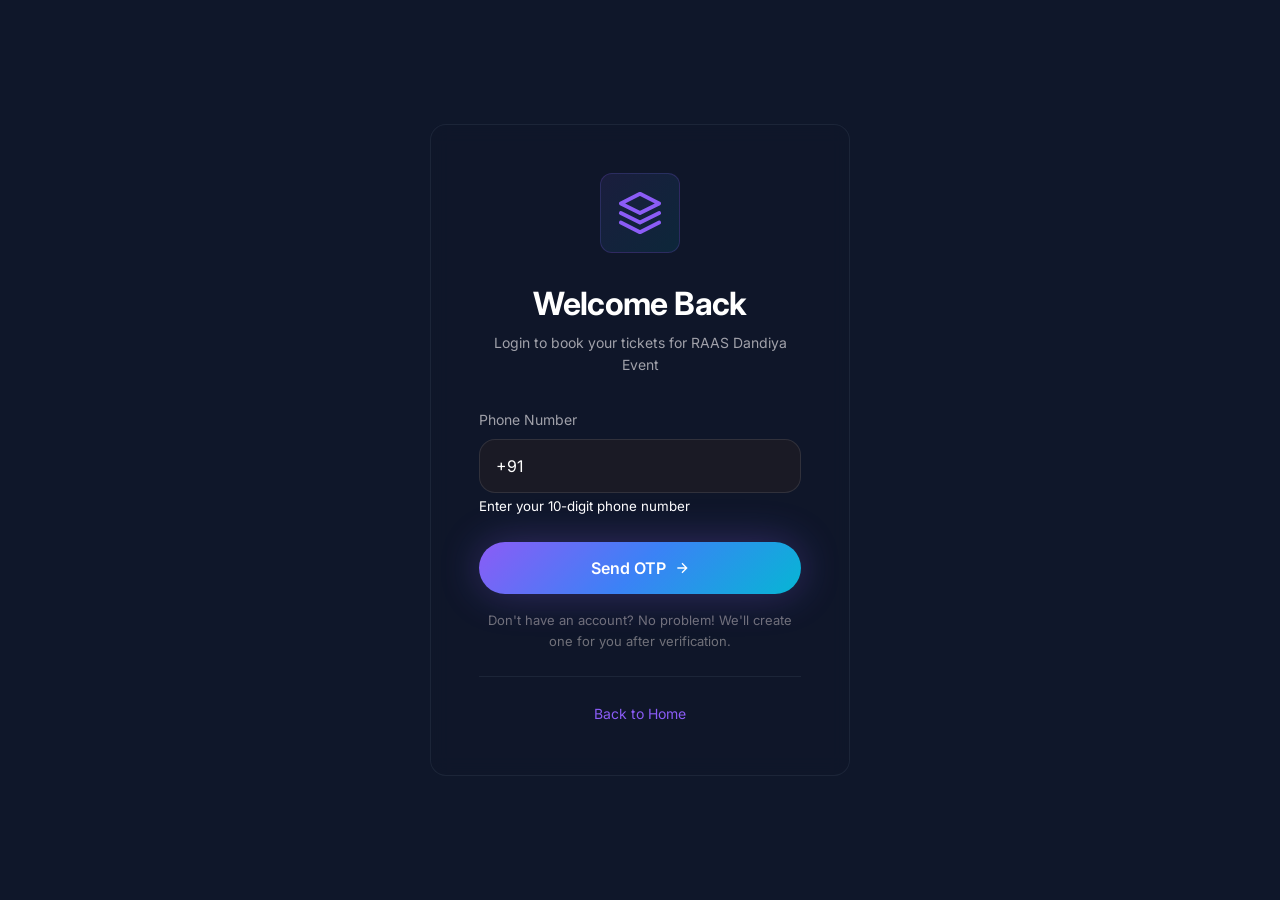
<file: login.html>
<!DOCTYPE html>
<html lang="en">
<head>
  <meta charset="UTF-8">
  <meta name="viewport" content="width=device-width, initial-scale=1.0">
  <title>Login - RAAS DANDIYA EVENT</title>
  <link rel="preconnect" href="https://fonts.googleapis.com">
  <link rel="preconnect" href="https://fonts.gstatic.com" crossorigin>
  <link href="https://fonts.googleapis.com/css2?family=Inter:wght@300;400;500;600;700;800;900&display=swap" rel="stylesheet">
  <link rel="stylesheet" href="styles.css">
</head>
<body>
  <!-- Animated Background -->
  <div class="animated-bg">
    <div class="orb orb-1"></div>
    <div class="orb orb-2"></div>
    <div class="orb orb-3"></div>
  </div>
  
  <!-- Particles -->
  <div class="particles" id="particles"></div>

  <!-- Main Container -->
  <div class="auth-container">
    <div class="auth-card">
      <!-- Logo -->
      <div class="auth-logo">
        <svg viewBox="0 0 24 24" fill="none" xmlns="http://www.w3.org/2000/svg">
          <path d="M12 2L2 7L12 12L22 7L12 2Z" stroke="url(#gradient1)" stroke-width="2" stroke-linecap="round" stroke-linejoin="round"/>
          <path d="M2 17L12 22L22 17" stroke="url(#gradient1)" stroke-width="2" stroke-linecap="round" stroke-linejoin="round"/>
          <path d="M2 12L12 17L22 12" stroke="url(#gradient1)" stroke-width="2" stroke-linecap="round" stroke-linejoin="round"/>
          <defs>
            <linearGradient id="gradient1" x1="2" y1="2" x2="22" y2="22">
              <stop stop-color="#8b5cf6"/>
              <stop offset="1" stop-color="#06b6d4"/>
            </linearGradient>
          </defs>
        </svg>
      </div>

      <!-- Title -->
      <h1 class="auth-title">Welcome Back</h1>
      <p class="auth-subtitle">Login to book your tickets for RAAS Dandiya Event</p>

      <!-- reCAPTCHA Container -->
      <div id="recaptcha-container"></div>

      <!-- Phase 1: Phone Number Input -->
      <div id="phase-1" class="auth-phase active">
        <div class="input-group">
          <label for="phoneInput">Phone Number</label>
          <input 
            type="tel" 
            id="phoneInput" 
            value="+91 "
            placeholder="+91 XXXXXXXXXX" 
            class="auth-input"
            maxlength="14"
          >
          <small class="text-muted">Enter your 10-digit phone number</small>
        </div>

        <button class="btn btn-primary w-full" id="sendOtpBtn" onclick="handleSendOTP()">
          Send OTP
          <svg width="16" height="16" viewBox="0 0 24 24" fill="none" stroke="currentColor" stroke-width="2">
            <path d="M5 12h14M12 5l7 7-7 7"/>
          </svg>
        </button>

        <p class="auth-footnote">
          Don't have an account? No problem! We'll create one for you after verification.
        </p>
      </div>

      <!-- Phase 2: OTP Verification -->
      <div id="phase-2" class="auth-phase" style="display: none;">
        <div style="text-align: center; margin-bottom: var(--space-lg);">
          <p class="text-muted">Verification code sent to</p>
          <p id="phoneDisplay" style="font-weight: 600; margin: 8px 0;">+91 98765 43210</p>
        </div>

        <div class="input-group">
          <label for="otpInput">Verification Code</label>
          <input 
            type="text" 
            id="otpInput" 
            placeholder="000000" 
            class="auth-input"
            maxlength="6"
            inputmode="numeric"
          >
          <small class="text-muted">Enter the 6-digit code</small>
        </div>

        <button class="btn btn-primary w-full" id="verifyOtpBtn" onclick="handleVerifyOTP()">
          Verify & Login
          <svg width="16" height="16" viewBox="0 0 24 24" fill="none" stroke="currentColor" stroke-width="2">
            <path d="M5 12h14M12 5l7 7-7 7"/>
          </svg>
        </button>

        <button class="btn btn-ghost w-full" style="margin-top: var(--space-md);" onclick="backToPhoneInput()">
          ← Change Phone Number
        </button>

        <p class="auth-footnote">
          <span id="resendTimer" style="display: none;">Resend in <span id="timerValue">30</span>s</span>
          <button id="resendBtn" class="link-button" onclick="handleResendOTP()" style="display: none;">Didn't receive? Resend OTP</button>
        </p>
      </div>

      <!-- Links -->
      <div class="auth-links">
        <a href="index.html" class="link-button">Back to Home</a>
      </div>
    </div>
  </div>

  <!-- Toast Container -->
  <div class="toast-container" id="toast-container"></div>

  <script type="module">
    // Import Firebase configuration (SINGLE initialization point)
    import { auth } from './firebase.js';
    
    // Import auth functions
    import * as Auth from './auth.js';
    window.Auth = Auth;

    // Initialize persistence and auth state listener
    Auth.initializePersistence();
    Auth.initializeAuthStateListener();

    // ================== PHONE VALIDATION ==================
    const phoneInput = document.getElementById('phoneInput');
    
    // Get clean phone number (10 digits only)
    function getCleanNumber() {
      return phoneInput.value.replace(/\D/g, '').slice(-10);
    }

    // Validate phone number format
    function isValidNumber(num) {
      // Accept any 10-digit number, let Firebase validate the actual phone
      return /^\d{10}$/.test(num);
    }

    // ================== PHONE INPUT HANDLING ==================
    phoneInput.addEventListener('input', (e) => {
      let value = e.target.value;

      // Always keep +91 prefix
      if (!value.startsWith('+91 ')) {
        value = '+91 ' + value.replace(/^\+91\s*/, '');
      }

      // Extract only numbers after +91
      let numberPart = value.replace('+91 ', '').replace(/[^0-9]/g, '').slice(0, 10);

      e.target.value = '+91 ' + numberPart;
    });

    // Prevent deleting the +91 prefix
    phoneInput.addEventListener('keydown', (e) => {
      if (phoneInput.selectionStart <= 4 && (e.key === 'Backspace' || e.key === 'Delete')) {
        e.preventDefault();
      }
    });

    // OTP auto-submit
    document.getElementById('otpInput').addEventListener('input', (e) => {
      e.target.value = e.target.value.replace(/\D/g, '').slice(0, 6);
      
      if (e.target.value.length === 6) {
        setTimeout(() => handleVerifyOTP(), 100);
      }
    });

    // ================== PREVENT ERROR SPAM ==================
    let isProcessing = false;
    let recaptchaReady = false;

    // Initialize reCAPTCHA after page load
    window.addEventListener('load', () => {
      try {
        window.recaptchaVerifier = new window.RecaptchaVerifier(
          auth,
          'recaptcha-container',
          { size: 'invisible' }
        );
        recaptchaReady = true;
        console.log('✓ reCAPTCHA initialized');
      } catch (err) {
        console.error('reCAPTCHA init error:', err);
      }
    });

    // Make functions global
    window.handleSendOTP = handleSendOTP;
    window.handleVerifyOTP = handleVerifyOTP;
    window.handleResendOTP = handleResendOTP;
    window.backToPhoneInput = backToPhoneInput;

    // ================== SEND OTP (NO SPAM) ==================
    async function handleSendOTP() {
      // CRITICAL: Prevent multiple clicks
      if (isProcessing) return;
      isProcessing = true;

      try {
        // Get clean phone number
        const cleanNumber = getCleanNumber();

        // Validate phone number
        if (!isValidNumber(cleanNumber)) {
          showToast('error', 'Invalid Phone', 'Please enter a valid 10-digit number (starting with 6-9)');
          isProcessing = false;
          return;
        }

        // Format for Firebase: +917738427824 (NO SPACES)
        const phoneNumber = '+91' + cleanNumber;

        const sendBtn = document.getElementById('sendOtpBtn');
        sendBtn.disabled = true;
        sendBtn.textContent = 'Sending...';

        // Check reCAPTCHA
        if (!recaptchaReady || !window.recaptchaVerifier) {
          throw new Error('reCAPTCHA not ready');
        }

        // Send OTP
        const result = await Auth.sendOTP(phoneNumber);

        if (result.success) {
          showToast('success', 'OTP Sent', 'Check your SMS for the verification code');
          document.getElementById('phoneDisplay').textContent = phoneNumber;
          showPhase(2);
          startResendTimer();
        } else {
          showToast('error', 'Failed', result.message);
        }

        sendBtn.disabled = false;
        sendBtn.innerHTML = `
          Send OTP
          <svg width="16" height="16" viewBox="0 0 24 24" fill="none" stroke="currentColor" stroke-width="2">
            <path d="M5 12h14M12 5l7 7-7 7"/>
          </svg>
        `;
      } catch (err) {
        console.error('Send OTP error:', err);
        showToast('error', 'Error', 'Failed to send OTP. Please try again.');
      } finally {
        isProcessing = false;
      }
    }

    // ================== VERIFY OTP ==================
    async function handleVerifyOTP() {
      // Prevent double submission
      if (isProcessing) return;
      isProcessing = true;

      try {
        const otpInput = document.getElementById('otpInput').value.trim();

        if (!otpInput || otpInput.length !== 6) {
          showToast('error', 'Invalid OTP', 'Please enter a 6-digit code');
          isProcessing = false;
          return;
        }

        const verifyBtn = document.getElementById('verifyOtpBtn');
        verifyBtn.disabled = true;
        verifyBtn.textContent = 'Verifying...';

        const result = await Auth.verifyOTP(otpInput);

        if (rRegular users always go to events.html
          console.log('✓ User login successful - Redirecting to events.html');
          
          setTimeout(() => {
            window.location.href = 'events.html'rectPage);
          
          setTimeout(() => {
            window.location.href = redirectPage;
          }, 1000);
        } else {
          showToast('error', 'Failed', result.message);
          verifyBtn.disabled = false;
          verifyBtn.innerHTML = `
            Verify & Login
            <svg width="16" height="16" viewBox="0 0 24 24" fill="none" stroke="currentColor" stroke-width="2">
              <path d="M5 12h14M12 5l7 7-7 7"/>
            </svg>
          `;
        }
      } catch (err) {
        console.error('Verify OTP error:', err);
        showToast('error', 'Error', 'Verification failed. Please try again.');
      } finally {
        isProcessing = false;
      }
    }

    // ================== RESEND OTP ==================
    async function handleResendOTP() {
      if (isProcessing) return;
      isProcessing = true;

      try {
        const cleanNumber = getCleanNumber();
        const phoneNumber = '+91' + cleanNumber;
        
        const result = await Auth.sendOTP(phoneNumber);

        if (result.success) {
          showToast('success', 'OTP Resent', 'Check your SMS');
          startResendTimer();
        } else {
          showToast('error', 'Failed', result.message);
        }
      } catch (err) {
        console.error('Resend OTP error:', err);
        showToast('error', 'Error', 'Failed to resend OTP');
      } finally {
        isProcessing = false;
      }
    }

    function backToPhoneInput() {
      if (isProcessing) return;
      document.getElementById('otpInput').value = '';
      showPhase(1);
      clearResendTimer();
    }

    function showPhase(phase) {
      document.getElementById('phase-1').style.display = phase === 1 ? 'block' : 'none';
      document.getElementById('phase-2').style.display = phase === 2 ? 'block' : 'none';

      if (phase === 2) {
        setTimeout(() => document.getElementById('otpInput').focus(), 100);
      } else {
        setTimeout(() => document.getElementById('phoneInput').focus(), 100);
      }
    }

    let resendTimer = null;
    function startResendTimer() {
      const resendBtn = document.getElementById('resendBtn');
      const timerDisplay = document.getElementById('resendTimer');
      const timerValue = document.getElementById('timerValue');
      
      resendBtn.style.display = 'none';
      timerDisplay.style.display = 'inline';
      
      let seconds = 30;
      timerValue.textContent = seconds;

      resendTimer = setInterval(() => {
        seconds--;
        timerValue.textContent = seconds;

        if (seconds === 0) {
          clearInterval(resendTimer);
          timerDisplay.style.display = 'none';
          resendBtn.style.display = 'inline';
        }
      }, 1000);
    }

    function clearResendTimer() {
      if (resendTimer) {
        clearInterval(resendTimer);
        document.getElementById('resendBtn').style.display = 'none';
        document.getElementById('resendTimer').style.display = 'none';
      }
    }

    // ================== TOAST NOTIFICATIONS ==================
    function showToast(type, title, message) {
      const container = document.getElementById('toast-container');
      const toast = document.createElement('div');
      const bgColor = type === 'success' ? 'rgba(16, 185, 129, 0.1)' : type === 'error' ? 'rgba(239, 68, 68, 0.1)' : 'rgba(59, 130, 246, 0.1)';
      const borderColor = type === 'success' ? '#10b981' : type === 'error' ? '#ef4444' : '#3b82f6';
      const textColor = type === 'success' ? '#10b981' : type === 'error' ? '#ef4444' : '#3b82f6';

      toast.style.cssText = `
        background: ${bgColor};
        border-left: 4px solid ${borderColor};
        padding: 16px;
        border-radius: 8px;
        margin-bottom: 12px;
        animation: slideIn 0.3s ease;
      `;

      toast.innerHTML = `
        <div style="color: ${textColor}; font-weight: 600; margin-bottom: 4px;">${title}</div>
        <div style="color: var(--text-muted); font-size: 0.875rem;">${message}</div>
      `;

      container.appendChild(toast);
      setTimeout(() => toast.remove(), 4000);
    }

    // ================== PARTICLES ==================
    function initParticles() {
      const container = document.getElementById('particles');
      if (!container) return;

      for (let i = 0; i < 30; i++) {
        const particle = document.createElement('div');
        particle.className = 'particle';
        particle.style.left = Math.random() * 100 + '%';
        particle.style.animationDelay = Math.random() * 20 + 's';
        particle.style.animationDuration = (15 + Math.random() * 10) + 's';
        container.appendChild(particle);
      }
    }

    initParticles();
  </script>

  <style>
    .auth-container {
      display: flex;
      align-items: center;
      justify-content: center;
      min-height: 100vh;
      padding: 20px;
    }

    .auth-card {
      background: rgba(15, 23, 42, 0.8);
      border: 1px solid rgba(148, 163, 184, 0.1);
      border-radius: 16px;
      padding: 48px;
      width: 100%;
      max-width: 420px;
      backdrop-filter: blur(10px);
    }

    .auth-logo {
      width: 80px;
      height: 80px;
      margin: 0 auto 32px;
      padding: 16px;
      background: linear-gradient(135deg, rgba(139, 92, 246, 0.1), rgba(6, 182, 212, 0.1));
      border-radius: 12px;
      border: 1px solid rgba(139, 92, 246, 0.2);
    }

    .auth-logo svg {
      width: 100%;
      height: 100%;
    }

    .auth-title {
      font-size: 32px;
      font-weight: 700;
      color: var(--text-primary);
      text-align: center;
      margin: 0 0 8px 0;
    }

    .auth-subtitle {
      font-size: 14px;
      color: var(--text-secondary);
      text-align: center;
      margin: 0 0 32px 0;
    }

    .auth-input {
      width: 100%;
      padding: 12px 16px;
      background: rgba(51, 65, 85, 0.5);
      border: 1px solid rgba(148, 163, 184, 0.2);
      border-radius: 8px;
      color: var(--text-primary);
      font-size: 16px;
      transition: all 0.3s ease;
    }

    .auth-input:focus {
      background: rgba(51, 65, 85, 0.8);
      border-color: rgba(139, 92, 246, 0.5);
      outline: none;
      box-shadow: 0 0 0 3px rgba(139, 92, 246, 0.1);
    }

    .auth-input::placeholder {
      color: rgba(148, 163, 184, 0.5);
    }

    .auth-phase {
      animation: fadeIn 0.3s ease;
    }

    .auth-footnote {
      font-size: 13px;
      color: var(--text-muted);
      text-align: center;
      margin-top: 16px;
      margin-bottom: 0;
    }

    .auth-links {
      text-align: center;
      margin-top: 24px;
      padding-top: 24px;
      border-top: 1px solid rgba(148, 163, 184, 0.1);
    }

    .link-button {
      background: none;
      border: none;
      color: rgba(139, 92, 246, 1);
      cursor: pointer;
      font-size: 14px;
      text-decoration: none;
      transition: color 0.3s ease;
    }

    .link-button:hover {
      color: rgba(6, 182, 212, 1);
      text-decoration: underline;
    }

    @keyframes slideIn {
      from {
        transform: translateX(-20px);
        opacity: 0;
      }
      to {
        transform: translateX(0);
        opacity: 1;
      }
    }

    @keyframes fadeIn {
      from { opacity: 0; }
      to { opacity: 1; }
    }

    @media (max-width: 480px) {
      .auth-card {
        padding: 32px 20px;
      }

      .auth-title {
        font-size: 24px;
      }
    }
  </style>
</body>
</html>
</file>
<file: styles.css>
/* ============================================
   NINJATICKETS - Premium Event Ticketing
   World-Class Design System
   ============================================ */

/* === FORCE VISIBILITY - WHITE SCREEN FIX === */
html, body {
  display: block !important;
  visibility: visible !important;
  opacity: 1 !important;
  width: 100%;
  height: 100%;
  min-height: 100vh;
  background: #0f172a !important;
  color: #ffffff !important;
}

#adminContainer, .admin-container, .container, .main, .app {
  display: block !important;
  visibility: visible !important;
  opacity: 1 !important;
}

.admin-tab, .tab-content, .section-header {
  display: block !important;
  visibility: visible !important;
  opacity: 1 !important;
}

/* === CSS Variables & Design Tokens === */
:root {
  /* Colors - Dark Theme */
  --bg-primary: #0a0a0f;
  --bg-secondary: #12121a;
  --bg-tertiary: #1a1a25;
  --bg-card: rgba(26, 26, 37, 0.7);
  
  /* Accent Colors */
  --accent-purple: #8b5cf6;
  --accent-blue: #3b82f6;
  --accent-cyan: #06b6d4;
  --accent-pink: #ec4899;
  --accent-green: #10b981;
  --accent-orange: #f97316;
  
  /* Gradients */
  --gradient-primary: linear-gradient(135deg, #8b5cf6 0%, #3b82f6 50%, #06b6d4 100%);
  --gradient-secondary: linear-gradient(135deg, #ec4899 0%, #8b5cf6 100%);
  --gradient-dark: linear-gradient(180deg, #0a0a0f 0%, #12121a 100%);
  --gradient-glow: linear-gradient(135deg, rgba(139, 92, 246, 0.3) 0%, rgba(59, 130, 246, 0.3) 100%);
  
  /* Text Colors */
  --text-primary: #ffffff;
  --text-secondary: #a1a1aa;
  --text-muted: #71717a;
  
  /* Glass Effect */
  --glass-bg: rgba(255, 255, 255, 0.05);
  --glass-border: rgba(255, 255, 255, 0.1);
  --glass-shadow: 0 8px 32px rgba(0, 0, 0, 0.3);
  
  /* Spacing */
  --space-xs: 0.25rem;
  --space-sm: 0.5rem;
  --space-md: 1rem;
  --space-lg: 1.5rem;
  --space-xl: 2rem;
  --space-2xl: 3rem;
  --space-3xl: 4rem;
  
  /* Border Radius */
  --radius-sm: 0.5rem;
  --radius-md: 0.75rem;
  --radius-lg: 1rem;
  --radius-xl: 1.5rem;
  --radius-2xl: 2rem;
  --radius-full: 9999px;
  
  /* Transitions */
  --transition-fast: 150ms ease;
  --transition-base: 250ms ease;
  --transition-slow: 400ms ease;
  --transition-spring: 500ms cubic-bezier(0.34, 1.56, 0.64, 1);
  
  /* Typography */
  --font-display: 'Inter', -apple-system, BlinkMacSystemFont, 'Segoe UI', Roboto, sans-serif;
  --font-body: 'Inter', -apple-system, BlinkMacSystemFont, 'Segoe UI', Roboto, sans-serif;
  
  /* Shadows */
  --shadow-sm: 0 2px 8px rgba(0, 0, 0, 0.2);
  --shadow-md: 0 4px 16px rgba(0, 0, 0, 0.3);
  --shadow-lg: 0 8px 32px rgba(0, 0, 0, 0.4);
  --shadow-glow: 0 0 40px rgba(139, 92, 246, 0.3);
  --shadow-glow-blue: 0 0 40px rgba(59, 130, 246, 0.3);
}

/* === Reset & Base Styles === */
*, *::before, *::after {
  margin: 0;
  padding: 0;
  box-sizing: border-box;
}

html {
  scroll-behavior: smooth;
  font-size: 16px;
}

body {
  font-family: var(--font-body);
  background: var(--bg-primary);
  color: var(--text-primary);
  line-height: 1.6;
  overflow-x: hidden;
  min-height: 100vh;
  margin: 0;
  padding: 0;
}

/* Global Responsive Media */
img, canvas, video, iframe {
  max-width: 100%;
  height: auto;
  display: block;
}

/* Text Overflow Prevention */
p, span, h1, h2, h3, h4, h5, h6 {
  word-break: break-word;
  overflow-wrap: break-word;
}

/* === Typography === */
h1, h2, h3, h4, h5, h6 {
  font-weight: 700;
  line-height: 1.2;
  letter-spacing: -0.02em;
}

h1 { font-size: clamp(2.5rem, 5vw, 4rem); }
h2 { font-size: clamp(2rem, 4vw, 3rem); }
h3 { font-size: clamp(1.5rem, 3vw, 2rem); }
h4 { font-size: clamp(1.25rem, 2vw, 1.5rem); }
h5 { font-size: 1.125rem; }
h6 { font-size: 1rem; }

p { 
  font-size: clamp(13px, 2.5vw, 16px);
  color: var(--text-secondary); 
}

a {
  color: inherit;
  text-decoration: none;
  transition: var(--transition-base);
}

/* === Animated Background === */
.animated-bg {
  position: fixed;
  top: 0;
  left: 0;
  width: 100%;
  height: 100%;
  z-index: -1;
  overflow: hidden;
}

.animated-bg::before {
  content: '';
  position: absolute;
  top: -50%;
  left: -50%;
  width: 200%;
  height: 200%;
  background: 
    radial-gradient(circle at 20% 80%, rgba(139, 92, 246, 0.15) 0%, transparent 50%),
    radial-gradient(circle at 80% 20%, rgba(59, 130, 246, 0.15) 0%, transparent 50%),
    radial-gradient(circle at 40% 40%, rgba(6, 182, 212, 0.1) 0%, transparent 40%);
  animation: bgPulse 20s ease-in-out infinite;
}

@keyframes bgPulse {
  0%, 100% { transform: translate(0, 0) rotate(0deg); }
  25% { transform: translate(-2%, 2%) rotate(1deg); }
  50% { transform: translate(2%, -2%) rotate(-1deg); }
  75% { transform: translate(-1%, 1%) rotate(0.5deg); }
}

/* Floating Orbs */
.orb {
  position: absolute;
  border-radius: 50%;
  filter: blur(60px);
  opacity: 0.5;
  animation: float 15s ease-in-out infinite;
}

.orb-1 {
  width: 400px;
  height: 400px;
  background: var(--accent-purple);
  top: 10%;
  left: 10%;
  animation-delay: 0s;
}

.orb-2 {
  width: 300px;
  height: 300px;
  background: var(--accent-blue);
  top: 60%;
  right: 10%;
  animation-delay: -5s;
}

.orb-3 {
  width: 250px;
  height: 250px;
  background: var(--accent-cyan);
  bottom: 20%;
  left: 30%;
  animation-delay: -10s;
}

@media (max-width: 768px) {
  .orb-1 {
    width: 200px;
    height: 200px;
    top: 5%;
    left: 5%;
  }
  
  .orb-2 {
    width: 150px;
    height: 150px;
    top: 50%;
    right: 5%;
  }
  
  .orb-3 {
    width: 120px;
    height: 120px;
    bottom: 10%;
    left: 10%;
  }
}

@keyframes float {
  0%, 100% { transform: translate(0, 0) scale(1); }
  25% { transform: translate(30px, -30px) scale(1.05); }
  50% { transform: translate(-20px, 20px) scale(0.95); }
  75% { transform: translate(20px, 30px) scale(1.02); }
}

/* === Particles === */
.particles {
  position: fixed;
  top: 0;
  left: 0;
  width: 100%;
  height: 100%;
  pointer-events: none;
  z-index: 0;
}

.particle {
  position: absolute;
  width: 2px;
  height: 2px;
  background: var(--accent-purple);
  border-radius: 50%;
  opacity: 0.5;
  animation: particleFloat 20s linear infinite;
}

@keyframes particleFloat {
  0% { transform: translateY(100vh) rotate(0deg); opacity: 0; }
  10% { opacity: 0.5; }
  90% { opacity: 0.5; }
  100% { transform: translateY(-100vh) rotate(720deg); opacity: 0; }
}

/* === Glass Card === */
.glass-card {
  width: 100%;
  max-width: 100%;
  padding: clamp(12px, 2vw, 20px);
  background: var(--glass-bg);
  backdrop-filter: blur(20px);
  -webkit-backdrop-filter: blur(20px);
  border: 1px solid var(--glass-border);
  border-radius: var(--radius-xl);
  box-shadow: var(--glass-shadow);
  transition: var(--transition-base);
  box-sizing: border-box;
}

.glass-card:hover {
  transform: translateY(-4px);
  border-color: rgba(139, 92, 246, 0.3);
  box-shadow: var(--shadow-glow);
}

/* === Buttons === */
.btn {
  display: inline-flex;
  align-items: center;
  justify-content: center;
  gap: var(--space-sm);
  padding: clamp(10px, 2vw, 16px) clamp(16px, 3vw, 24px);
  font-family: var(--font-body);
  font-size: clamp(14px, 2.5vw, 16px);
  font-weight: 600;
  border: none;
  border-radius: var(--radius-full);
  cursor: pointer;
  transition: var(--transition-base);
  position: relative;
  overflow: hidden;
  min-height: 48px;
  min-width: 48px;
  box-sizing: border-box;
}

@media (max-width: 768px) {
  .btn {
    width: 100%;
    max-width: 300px;
  }
}

@media (max-width: 768px) {
  .btn {
    padding: var(--space-md) var(--space-lg);
    font-size: 0.95rem;
    min-height: 44px;
  }
  
  .btn-lg {
    min-height: 50px;
    width: 100%;
  }
  
  .btn-sm {
    padding: var(--space-sm) var(--space-md);
    font-size: 0.85rem;
    min-height: 40px;
  }
}

.btn::before {
  content: '';
  position: absolute;
  top: 50%;
  left: 50%;
  width: 0;
  height: 0;
  background: rgba(255, 255, 255, 0.2);
  border-radius: 50%;
  transform: translate(-50%, -50%);
  transition: width 0.6s, height 0.6s;
}

.btn:active::before {
  width: 300px;
  height: 300px;
}

.btn-primary {
  background: var(--gradient-primary);
  color: white;
  box-shadow: var(--shadow-glow);
}

.btn-primary:hover {
  transform: translateY(-2px);
  box-shadow: 0 0 60px rgba(139, 92, 246, 0.5);
}

.btn-secondary {
  background: var(--glass-bg);
  color: white;
  border: 1px solid var(--glass-border);
  backdrop-filter: blur(10px);
}

.btn-secondary:hover {
  background: rgba(255, 255, 255, 0.1);
  border-color: var(--accent-purple);
}

.btn-ghost {
  background: transparent;
  color: var(--text-secondary);
}

.btn-ghost:hover {
  color: var(--text-primary);
  background: var(--glass-bg);
}

/* === Global Select Styling === */
select {
  color: var(--text-primary) !important;
  background-color: var(--bg-tertiary) !important;
  font-weight: 600;
}

select option {
  color: var(--text-primary);
  background-color: var(--bg-tertiary);
  padding: 8px 12px;
}

/* === Input Fields === */
.input-group {
  position: relative;
  margin-bottom: var(--space-lg);
}

.input-group label {
  display: block;
  margin-bottom: var(--space-sm);
  font-size: 0.875rem;
  color: var(--text-secondary);
}

.input-group input,
.input-group select,
.input-group textarea {
  width: 100%;
  padding: clamp(12px, 2vw, 16px) clamp(12px, 2vw, 16px);
  background: var(--bg-tertiary);
  border: 1px solid var(--glass-border);
  border-radius: var(--radius-lg);
  color: var(--text-primary);
  font-family: var(--font-body);
  font-size: clamp(14px, 1.5vw, 16px);
  transition: var(--transition-base);
  min-height: 48px;
  box-sizing: border-box;
}

@media (max-width: 768px) {
  .input-group input,
  .input-group select,
  .input-group textarea {
    padding: var(--space-md) var(--space-md);
    font-size: 16px;
    min-height: 48px;
  }
}

.input-group input:focus,
.input-group select:focus,
.input-group textarea:focus {
  outline: none;
  border-color: var(--accent-purple);
  box-shadow: 0 0 0 3px rgba(139, 92, 246, 0.2);
}

.input-group input::placeholder {
  color: var(--text-muted);
}

/* === Navigation === */
.navbar {
  position: fixed;
  top: 0;
  left: 0;
  right: 0;
  z-index: 1000;
  padding: var(--space-md) var(--space-2xl);
  background: rgba(10, 10, 15, 0.8);
  backdrop-filter: blur(20px);
  border-bottom: 1px solid var(--glass-border);
  transition: var(--transition-base);
}

@media (max-width: 768px) {
  .navbar {
    padding: var(--space-md) var(--space-lg);
  }
}

@media (max-width: 480px) {
  .navbar {
    padding: var(--space-sm) var(--space-md);
  }
}

.navbar.scrolled {
  background: rgba(10, 10, 15, 0.95);
}

.nav-container {
  display: flex;
  align-items: center;
  justify-content: space-between;
  width: 100%;
  max-width: 1400px;
  margin: 0 auto;
  padding: 0 clamp(12px, 2vw, 16px);
  box-sizing: border-box;
}

.nav-logo {
  display: flex;
  align-items: center;
  gap: var(--space-sm);
  font-size: 1.5rem;
  font-weight: 800;
  background: var(--gradient-primary);
  -webkit-background-clip: text;
  -webkit-text-fill-color: transparent;
  background-clip: text;
}

.nav-logo svg {
  width: 32px;
  height: 32px;
}

.nav-links {
  display: flex;
  align-items: center;
  gap: var(--space-xl);
  list-style: none;
}

.nav-links a {
  color: var(--text-secondary);
  font-weight: 500;
  position: relative;
}

.nav-links a::after {
  content: '';
  position: absolute;
  bottom: -4px;
  left: 0;
  width: 0;
  height: 2px;
  background: var(--gradient-primary);
  transition: var(--transition-base);
}

.nav-links a:hover {
  color: var(--text-primary);
}

.nav-links a:hover::after {
  width: 100%;
}

.nav-actions {
  display: flex;
  align-items: center;
  gap: var(--space-md);
}

/* Mobile Navigation */
.mobile-nav {
  display: none;
  position: fixed;
  bottom: 0;
  left: 0;
  right: 0;
  z-index: 1000;
  padding: var(--space-sm) var(--space-md);
  background: rgba(10, 10, 15, 0.98);
  backdrop-filter: blur(20px);
  border-top: 1px solid var(--glass-border);
}

.mobile-nav-items {
  display: flex;
  justify-content: space-around;
  align-items: center;
}

.mobile-nav-item {
  display: flex;
  flex-direction: column;
  align-items: center;
  gap: var(--space-xs);
  padding: var(--space-md) var(--space-lg);
  color: var(--text-secondary);
  font-size: 0.7rem;
  transition: var(--transition-base);
  flex: 1;
  text-align: center;
  -webkit-user-select: none;
  user-select: none;
  -webkit-tap-highlight-color: transparent;
  min-height: 60px;
}

.mobile-nav-item.active,
.mobile-nav-item:active {
  color: var(--accent-purple);
}

.mobile-nav-item:hover {
  color: var(--accent-purple);
}

.mobile-nav-item svg {
  width: 24px;
  height: 24px;
}

/* === Hero Section === */
.hero {
  min-height: 100vh;
  display: flex;
  align-items: center;
  justify-content: center;
  padding: clamp(32px, 5vw, 64px) clamp(16px, 3vw, 32px);
  position: relative;
  overflow: hidden;
}

@media (max-width: 768px) {
  .hero {
    min-height: 85vh;
    padding: var(--space-2xl) var(--space-lg);
  }
}

@media (max-width: 480px) {
  .hero {
    min-height: 80vh;
    padding: var(--space-xl) var(--space-md);
  }
}

.hero-content {
  text-align: center;
  max-width: 900px;
  z-index: 1;
}

.hero-badge {
  display: inline-flex;
  align-items: center;
  gap: var(--space-sm);
  padding: var(--space-sm) var(--space-lg);
  background: var(--glass-bg);
  border: 1px solid var(--glass-border);
  border-radius: var(--radius-full);
  font-size: 0.875rem;
  color: var(--text-secondary);
  margin-bottom: var(--space-xl);
  animation: fadeInUp 0.6s ease;
}

.hero-badge span {
  width: 8px;
  height: 8px;
  background: var(--accent-green);
  border-radius: 50%;
  animation: pulse 2s infinite;
}

.hero-title {
  font-size: clamp(3rem, 8vw, 5rem);
  font-weight: 800;
  line-height: 1.1;
  margin-bottom: var(--space-lg);
  background: linear-gradient(135deg, #ffffff 0%, #a1a1aa 100%);
  -webkit-background-clip: text;
  -webkit-text-fill-color: transparent;
  background-clip: text;
  animation: fadeInUp 0.6s ease 0.1s both;
}

.hero-title .highlight {
  background: var(--gradient-primary);
  -webkit-background-clip: text;
  -webkit-text-fill-color: transparent;
  background-clip: text;
}

.hero-subtitle {
  font-size: clamp(1.25rem, 2vw, 1.5rem);
  color: var(--text-secondary);
  margin-bottom: var(--space-2xl);
  animation: fadeInUp 0.6s ease 0.2s both;
}

.hero-cta {
  display: flex;
  align-items: center;
  justify-content: center;
  gap: var(--space-lg);
  flex-wrap: wrap;
  animation: fadeInUp 0.6s ease 0.3s both;
}

.hero-stats {
  display: flex;
  justify-content: center;
  gap: var(--space-3xl);
  margin-top: var(--space-3xl);
  animation: fadeInUp 0.6s ease 0.4s both;
}

.hero-stat {
  text-align: center;
}

.hero-stat-value {
  font-size: 2.5rem;
  font-weight: 800;
  background: var(--gradient-primary);
  -webkit-background-clip: text;
  -webkit-text-fill-color: transparent;
  background-clip: text;
}

.hero-stat-label {
  font-size: 0.875rem;
  color: var(--text-muted);
}

/* === Section Styles === */
.section {
  padding: clamp(24px, 4vw, 48px) clamp(16px, 3vw, 32px);
  width: 100%;
  max-width: 1400px;
  margin: 0 auto;
  box-sizing: border-box;
}

.section-header {
  text-align: center;
  margin-bottom: var(--space-3xl);
}

.section-badge {
  display: inline-block;
  padding: var(--space-sm) var(--space-lg);
  background: var(--gradient-glow);
  border-radius: var(--radius-full);
  font-size: 0.875rem;
  font-weight: 600;
  color: var(--accent-purple);
  margin-bottom: var(--space-md);
}

.section-title {
  margin-bottom: var(--space-md);
}

.section-subtitle {
  max-width: 600px;
  margin: 0 auto;
}

/* === Event Cards === */
.events-grid {
  display: grid;
  grid-template-columns: repeat(auto-fill, minmax(clamp(300px, 85vw, 340px), 1fr));
  gap: clamp(12px, 2vw, 20px);
}

.event-card {
  position: relative;
  width: 100%;
  max-width: 340px;
  border-radius: var(--radius-xl);
  overflow: hidden;
  background: var(--bg-card);
  border: 1px solid var(--glass-border);
  transition: var(--transition-spring);
  cursor: pointer;
  margin: 0 auto;
  box-sizing: border-box;
}

.event-card:hover {
  transform: translateY(-8px);
  border-color: rgba(139, 92, 246, 0.4);
  box-shadow: var(--shadow-glow);
}

.event-card-image {
  position: relative;
  height: 200px;
  overflow: hidden;
}

.event-card-image img {
  width: 100%;
  height: 100%;
  object-fit: cover;
  transition: var(--transition-slow);
}

.event-card:hover .event-card-image img {
  transform: scale(1.1);
}

.event-card-badge {
  position: absolute;
  top: var(--space-md);
  left: var(--space-md);
  padding: var(--space-xs) var(--space-md);
  background: var(--accent-purple);
  border-radius: var(--radius-full);
  font-size: 0.75rem;
  font-weight: 600;
  text-transform: uppercase;
}

.event-card-favorite {
  position: absolute;
  top: var(--space-md);
  right: var(--space-md);
  width: 36px;
  height: 36px;
  display: flex;
  align-items: center;
  justify-content: center;
  background: var(--glass-bg);
  backdrop-filter: blur(10px);
  border: 1px solid var(--glass-border);
  border-radius: 50%;
  color: var(--text-secondary);
  transition: var(--transition-base);
}

.event-card-favorite:hover {
  color: var(--accent-pink);
  border-color: var(--accent-pink);
}

.event-card-content {
  padding: var(--space-lg);
}

.event-card-date {
  display: flex;
  align-items: center;
  gap: var(--space-sm);
  font-size: 0.875rem;
  color: var(--accent-purple);
  margin-bottom: var(--space-sm);
}

.event-card-title {
  font-size: 1.25rem;
  font-weight: 700;
  margin-bottom: var(--space-sm);
}

.event-card-location {
  display: flex;
  align-items: center;
  gap: var(--space-sm);
  font-size: 0.875rem;
  color: var(--text-muted);
  margin-bottom: var(--space-md);
}

.event-card-footer {
  display: flex;
  align-items: center;
  justify-content: space-between;
  padding-top: var(--space-md);
  border-top: 1px solid var(--glass-border);
}

.event-card-price {
  font-size: 1.125rem;
  font-weight: 700;
}

.event-card-price span {
  font-size: 0.875rem;
  font-weight: 400;
  color: var(--text-muted);
}

/* === Categories === */
.categories-grid {
  display: grid;
  grid-template-columns: repeat(auto-fit, minmax(clamp(150px, 90vw, 200px), 1fr));
  gap: clamp(12px, 2vw, 16px);
}

.category-card {
  position: relative;
  padding: var(--space-xl);
  background: var(--glass-bg);
  border: 1px solid var(--glass-border);
  border-radius: var(--radius-xl);
  text-align: center;
  transition: var(--transition-spring);
  overflow: hidden;
}

.category-card::before {
  content: '';
  position: absolute;
  top: 0;
  left: 0;
  right: 0;
  height: 3px;
  background: var(--gradient-primary);
  transform: scaleX(0);
  transition: var(--transition-base);
}

.category-card:hover {
  transform: translateY(-4px);
  border-color: rgba(139, 92, 246, 0.3);
}

.category-card:hover::before {
  transform: scaleX(1);
}

.category-icon {
  width: 60px;
  height: 60px;
  display: flex;
  align-items: center;
  justify-content: center;
  margin: 0 auto var(--space-md);
  background: var(--gradient-glow);
  border-radius: var(--radius-lg);
  font-size: 1.5rem;
}

.category-title {
  font-size: 1.125rem;
  font-weight: 600;
  margin-bottom: var(--space-xs);
}

.category-count {
  font-size: 0.875rem;
  color: var(--text-muted);
}

/* === Testimonials === */
.testimonials-grid {
  display: grid;
  grid-template-columns: repeat(auto-fit, minmax(clamp(280px, 90vw, 300px), 1fr));
  gap: clamp(12px, 2vw, 20px);
}

.testimonial-card {
  padding: var(--space-xl);
  background: var(--glass-bg);
  border: 1px solid var(--glass-border);
  border-radius: var(--radius-xl);
  transition: var(--transition-base);
}

.testimonial-card:hover {
  border-color: rgba(139, 92, 246, 0.3);
  box-shadow: var(--shadow-glow);
}

.testimonial-stars {
  display: flex;
  gap: var(--space-xs);
  margin-bottom: var(--space-md);
  color: #fbbf24;
}

.testimonial-text {
  font-size: 1rem;
  line-height: 1.7;
  margin-bottom: var(--space-lg);
}

.testimonial-author {
  display: flex;
  align-items: center;
  gap: var(--space-md);
}

.testimonial-avatar {
  width: 48px;
  height: 48px;
  border-radius: 50%;
  object-fit: cover;
}

.testimonial-name {
  font-weight: 600;
}

.testimonial-role {
  font-size: 0.875rem;
  color: var(--text-muted);
}

/* === Stats Section === */
.stats-section {
  padding: var(--space-3xl);
  background: var(--gradient-glow);
  border-radius: var(--radius-2xl);
  margin: var(--space-3xl) var(--space-2xl);
}

.stats-grid {
  display: grid;
  grid-template-columns: repeat(auto-fit, minmax(clamp(140px, 80vw, 200px), 1fr));
  gap: clamp(12px, 2vw, 20px);
  text-align: center;
}

.stat-item {
  padding: var(--space-xl);
}

.stat-value {
  font-size: 3rem;
  font-weight: 800;
  background: var(--gradient-primary);
  -webkit-background-clip: text;
  -webkit-text-fill-color: transparent;
  background-clip: text;
}

.stat-label {
  font-size: 1rem;
  color: var(--text-secondary);
  margin-top: var(--space-sm);
}

/* === Filters === */
.filters-bar {
  display: flex;
  align-items: center;
  gap: var(--space-lg);
  padding: var(--space-lg);
  background: var(--glass-bg);
  border: 1px solid var(--glass-border);
  border-radius: var(--radius-xl);
  margin-bottom: var(--space-xl);
  flex-wrap: wrap;
}

.filter-group {
  display: flex;
  align-items: center;
  gap: var(--space-sm);
}

.filter-group label {
  font-size: 0.875rem;
  color: var(--text-muted);
  white-space: nowrap;
}

.filter-select {
  padding: var(--space-sm) var(--space-md);
  background: var(--bg-tertiary);
  border: 1px solid var(--glass-border);
  border-radius: var(--radius-md);
  color: var(--text-primary);
  font-size: 0.875rem;
  cursor: pointer;
  transition: var(--transition-base);
}

.filter-select:focus {
  outline: none;
  border-color: var(--accent-purple);
}

.filter-chips {
  display: flex;
  gap: var(--space-sm);
  flex-wrap: wrap;
}

.filter-chip {
  padding: var(--space-sm) var(--space-md);
  background: var(--bg-tertiary);
  border: 1px solid var(--glass-border);
  border-radius: var(--radius-full);
  font-size: 0.875rem;
  cursor: pointer;
  transition: var(--transition-base);
}

.filter-chip:hover,
.filter-chip.active {
  background: var(--accent-purple);
  border-color: var(--accent-purple);
}

/* === Ticket Selection === */
.ticket-selector {
  padding: clamp(12px, 2vw, 20px);
  background: var(--glass-bg);
  border: 1px solid var(--glass-border);
  border-radius: var(--radius-xl);
  box-sizing: border-box;
}

.ticket-type {
  display: flex;
  align-items: center;
  justify-content: space-between;
  padding: var(--space-lg);
  margin-bottom: var(--space-md);
  background: var(--bg-tertiary);
  border: 1px solid var(--glass-border);
  border-radius: var(--radius-lg);
  transition: var(--transition-base);
}

.ticket-type:hover {
  border-color: var(--accent-purple);
}

.ticket-type.selected {
  border-color: var(--accent-purple);
  background: rgba(139, 92, 246, 0.1);
}

.ticket-info h4 {
  font-size: 1rem;
  margin-bottom: var(--space-xs);
}

.ticket-info p {
  font-size: 0.875rem;
  color: var(--text-muted);
}

.ticket-price {
  font-size: 1.25rem;
  font-weight: 700;
}

.ticket-quantity {
  display: flex;
  align-items: center;
  gap: var(--space-md);
}

.qty-btn {
  width: 32px;
  height: 32px;
  display: flex;
  align-items: center;
  justify-content: center;
  background: var(--glass-bg);
  border: 1px solid var(--glass-border);
  border-radius: 50%;
  color: var(--text-primary);
  cursor: pointer;
  transition: var(--transition-base);
}

.qty-btn:hover {
  background: var(--accent-purple);
  border-color: var(--accent-purple);
}

.qty-value {
  font-size: 1rem;
  font-weight: 600;
  min-width: 24px;
  text-align: center;
}

/* === Checkout === */
.checkout-container {
  width: 100%;
  max-width: 600px;
  margin: 0 auto;
  padding: clamp(16px, 2vw, 32px);
  box-sizing: border-box;
}

.checkout-progress {
  display: flex;
  align-items: center;
  justify-content: center;
  gap: var(--space-md);
  margin-bottom: var(--space-3xl);
}

.progress-step {
  display: flex;
  align-items: center;
  gap: var(--space-sm);
}

.progress-step .step-number {
  width: 32px;
  height: 32px;
  display: flex;
  align-items: center;
  justify-content: center;
  background: var(--bg-tertiary);
  border: 2px solid var(--glass-border);
  border-radius: 50%;
  font-size: 0.875rem;
  font-weight: 600;
  transition: var(--transition-base);
}

.progress-step.active .step-number {
  background: var(--gradient-primary);
  border-color: transparent;
}

.progress-step.completed .step-number {
  background: var(--accent-green);
  border-color: transparent;
}

.progress-step .step-label {
  font-size: 0.875rem;
  color: var(--text-muted);
}

.progress-step.active .step-label {
  color: var(--text-primary);
}

.progress-line {
  width: 60px;
  height: 2px;
  background: var(--glass-border);
}

.progress-line.completed {
  background: var(--accent-green);
}

.checkout-card {
  padding: clamp(16px, 3vw, 32px);
  background: var(--glass-bg);
  border: 1px solid var(--glass-border);
  border-radius: var(--radius-xl);
}

.checkout-total {
  display: flex;
  justify-content: space-between;
  align-items: center;
  padding: var(--space-lg);
  background: var(--bg-tertiary);
  border-radius: var(--radius-lg);
  margin-top: var(--space-xl);
}

.checkout-total-label {
  font-size: 1rem;
  color: var(--text-secondary);
}

.checkout-total-value {
  font-size: 1.5rem;
  font-weight: 700;
  background: var(--gradient-primary);
  -webkit-background-clip: text;
  -webkit-text-fill-color: transparent;
  background-clip: text;
}

.trust-badges {
  display: flex;
  align-items: center;
  justify-content: center;
  gap: var(--space-xl);
  margin-top: var(--space-xl);
  padding-top: var(--space-xl);
  border-top: 1px solid var(--glass-border);
}

.trust-badge {
  display: flex;
  align-items: center;
  gap: var(--space-sm);
  font-size: 0.875rem;
  color: var(--text-muted);
}

.trust-badge svg {
  color: var(--accent-green);
}

/* === QR Code === */
.qr-container {
  text-align: center;
  padding: var(--space-2xl);
}

.qr-code {
  width: 100%;
  max-width: 300px;
  height: auto;
  margin: 0 auto var(--space-xl);
  padding: clamp(12px, 2vw, 20px);
  background: white;
  border-radius: var(--radius-xl);
  box-shadow: var(--shadow-glow);
}

.qr-code img {
  width: 100%;
  height: 100%;
}

.ticket-card {
  width: 100%;
  max-width: 420px;
  padding: clamp(12px, 2vw, 20px);
  background: var(--glass-bg);
  border: 1px solid var(--glass-border);
  border-radius: var(--radius-xl);
  margin: 0 auto var(--space-lg);
  position: relative;
  overflow: hidden;
  box-sizing: border-box;
}

.ticket-card::before {
  content: '';
  position: absolute;
  top: 0;
  left: 0;
  right: 0;
  height: 4px;
  background: var(--gradient-primary);
}

.ticket-header {
  display: flex;
  justify-content: space-between;
  align-items: flex-start;
  margin-bottom: var(--space-lg);
}

.ticket-event-title {
  font-size: 1.25rem;
  font-weight: 700;
}

.ticket-type-badge {
  padding: var(--space-xs) var(--space-md);
  background: var(--gradient-primary);
  border-radius: var(--radius-full);
  font-size: 0.75rem;
  font-weight: 600;
}

.ticket-details {
  display: grid;
  grid-template-columns: repeat(2, 1fr);
  gap: var(--space-md);
}

.ticket-detail {
  padding: var(--space-md);
  background: var(--bg-tertiary);
  border-radius: var(--radius-md);
}

.ticket-detail-label {
  font-size: 0.75rem;
  color: var(--text-muted);
  margin-bottom: var(--space-xs);
}

.ticket-detail-value {
  font-size: 0.875rem;
  font-weight: 600;
}

/* === Dashboard === */
.dashboard-layout {
  display: grid;
  grid-template-columns: 280px 1fr;
  min-height: 100vh;
}

.dashboard-sidebar {
  padding: var(--space-xl);
  background: var(--bg-secondary);
  border-right: 1px solid var(--glass-border);
}

.sidebar-logo {
  display: flex;
  align-items: center;
  gap: var(--space-sm);
  padding: var(--space-md);
  font-size: 1.25rem;
  font-weight: 700;
  margin-bottom: var(--space-2xl);
}

.sidebar-nav {
  list-style: none;
}

.sidebar-nav-item {
  margin-bottom: var(--space-sm);
}

.sidebar-nav-link {
  display: flex;
  align-items: center;
  gap: var(--space-md);
  padding: var(--space-md) var(--space-lg);
  color: var(--text-secondary);
  border-radius: var(--radius-lg);
  transition: var(--transition-base);
}

.sidebar-nav-link:hover,
.sidebar-nav-link.active {
  background: var(--glass-bg);
  color: var(--text-primary);
}

.sidebar-nav-link.active {
  background: var(--gradient-glow);
  border: 1px solid rgba(139, 92, 246, 0.3);
}

.dashboard-main {
  padding: var(--space-2xl);
}

.dashboard-header {
  display: flex;
  justify-content: space-between;
  align-items: center;
  margin-bottom: var(--space-2xl);
}

.dashboard-title {
  font-size: 1.75rem;
  font-weight: 700;
}

/* Analytics Cards */
.analytics-grid {
  display: grid;
  grid-template-columns: repeat(auto-fit, minmax(240px, 1fr));
  gap: var(--space-lg);
  margin-bottom: var(--space-2xl);
  width: 100%;
  box-sizing: border-box;
}

.analytics-card {
  padding: var(--space-xl);
  background: var(--glass-bg);
  border: 1px solid var(--glass-border);
  border-radius: var(--radius-xl);
  transition: var(--transition-base);
  box-sizing: border-box;
}

.analytics-card:hover {
  border-color: rgba(139, 92, 246, 0.3);
  transform: translateY(-2px);
  box-shadow: 0 10px 30px rgba(139, 92, 246, 0.1);
}

.analytics-card h4 {
  margin: 0 0 var(--space-md) 0;
  color: var(--text-secondary);
  font-size: clamp(13px, 1.2vw, 14px);
  text-transform: uppercase;
  letter-spacing: 0.05em;
  font-weight: 600;
}

.analytics-value {
  margin: 0;
  font-size: clamp(28px, 4vw, 40px);
  font-weight: 800;
  background: linear-gradient(135deg, var(--accent-purple), var(--accent-cyan));
  -webkit-background-clip: text;
  -webkit-text-fill-color: transparent;
  background-clip: text;
  transition: all 0.3s ease;
}

.recent-activity-grid {
  display: grid;
  grid-template-columns: 1fr 1fr;
  gap: var(--space-2xl);
  margin-top: var(--space-3xl);
  width: 100%;
  box-sizing: border-box;
}

.analytics-card-header {
  display: flex;
  justify-content: space-between;
  align-items: flex-start;
  margin-bottom: var(--space-md);
}

.analytics-card-icon {
  width: 48px;
  height: 48px;
  display: flex;
  align-items: center;
  justify-content: center;
  border-radius: var(--radius-lg);
  font-size: 1.25rem;
}

.analytics-card-icon.purple {
  background: rgba(139, 92, 246, 0.2);
  color: var(--accent-purple);
}

.analytics-card-icon.blue {
  background: rgba(59, 130, 246, 0.2);
  color: var(--accent-blue);
}

.analytics-card-icon.green {
  background: rgba(16, 185, 129, 0.2);
  color: var(--accent-green);
}

.analytics-card-icon.orange {
  background: rgba(249, 115, 22, 0.2);
  color: var(--accent-orange);
}

.analytics-card-trend {
  display: flex;
  align-items: center;
  gap: var(--space-xs);
  font-size: 0.75rem;
  padding: var(--space-xs) var(--space-sm);
  border-radius: var(--radius-full);
}

.analytics-card-trend.up {
  background: rgba(16, 185, 129, 0.2);
  color: var(--accent-green);
}

.analytics-card-trend.down {
  background: rgba(239, 68, 68, 0.2);
  color: #ef4444;
}

.analytics-card-value {
  font-size: 2rem;
  font-weight: 800;
  margin-bottom: var(--space-xs);
}

.analytics-card-label {
  font-size: 0.875rem;
  color: var(--text-muted);
}

/* Chart Container */
.chart-container {
  padding: var(--space-xl);
  background: var(--glass-bg);
  border: 1px solid var(--glass-border);
  border-radius: var(--radius-xl);
  margin-bottom: var(--space-xl);
}

.chart-header {
  display: flex;
  justify-content: space-between;
  align-items: center;
  margin-bottom: var(--space-lg);
}

.chart-title {
  font-size: 1.125rem;
  font-weight: 600;
}

.chart-area {
  height: 300px;
  position: relative;
}

/* Table */
.data-table {
  width: 100%;
  border-collapse: collapse;
}

.data-table th,
.data-table td {
  padding: var(--space-md) var(--space-lg);
  text-align: left;
  border-bottom: 1px solid var(--glass-border);
}

.data-table th {
  font-size: 0.75rem;
  font-weight: 600;
  color: var(--text-muted);
  text-transform: uppercase;
  letter-spacing: 0.05em;
}

.data-table td {
  font-size: 0.875rem;
}

.data-table tbody tr {
  transition: var(--transition-base);
}

.data-table tbody tr:hover {
  background: var(--glass-bg);
}

.status-badge {
  display: inline-flex;
  padding: var(--space-xs) var(--space-md);
  border-radius: var(--radius-full);
  font-size: 0.75rem;
  font-weight: 600;
}

.status-badge.active {
  background: rgba(16, 185, 129, 0.2);
  color: var(--accent-green);
}

.status-badge.upcoming {
  background: rgba(59, 130, 246, 0.2);
  color: var(--accent-blue);
}

.status-badge.past {
  background: rgba(161, 161, 170, 0.2);
  color: var(--text-secondary);
}

/* === Scanner === */
.scanner-main-container {
  margin-top: 80px;
  padding: clamp(16px, 2vw, 32px);
  min-height: calc(100vh - 80px);
  width: 100%;
  max-width: 100%;
  display: flex;
  flex-direction: column;
  align-items: center;
  justify-content: center;
  box-sizing: border-box;
}

.scanner-container {
  position: fixed;
  top: 0;
  left: 0;
  right: 0;
  bottom: 0;
  background: var(--bg-primary);
  display: flex;
  flex-direction: column;
  align-items: center;
  justify-content: center;
  z-index: 100;
}

.scanner-viewfinder {
  position: relative;
  width: 100%;
  max-width: clamp(300px, 90vw, 420px);
  aspect-ratio: 1;
  border: 2px solid var(--accent-purple);
  border-radius: var(--radius-xl);
  overflow: hidden;
  margin: 0 auto var(--space-xl);
}

.scanner-viewfinder::before {
  content: '';
  position: absolute;
  top: 0;
  left: 0;
  right: 0;
  height: 2px;
  background: var(--gradient-primary);
  animation: scanLine 2s linear infinite;
}

@keyframes scanLine {
  0% { top: 0; }
  100% { top: 100%; }
}

.scanner-corners {
  position: absolute;
  top: -2px;
  left: -2px;
  right: -2px;
  bottom: -2px;
}

.scanner-corner {
  position: absolute;
  width: 30px;
  height: 30px;
  border: 3px solid var(--accent-purple);
}

.scanner-corner.tl {
  top: 0;
  left: 0;
  border-right: none;
  border-bottom: none;
  border-radius: var(--radius-md) 0 0 0;
}

.scanner-corner.tr {
  top: 0;
  right: 0;
  border-left: none;
  border-bottom: none;
  border-radius: 0 var(--radius-md) 0 0;
}

.scanner-corner.bl {
  bottom: 0;
  left: 0;
  border-right: none;
  border-top: none;
  border-radius: 0 0 0 var(--radius-md);
}

.scanner-corner.br {
  bottom: 0;
  right: 0;
  border-left: none;
  border-top: none;
  border-radius: 0 0 var(--radius-md) 0;
}

.scanner-instructions {
  text-align: center;
  color: var(--text-secondary);
  font-size: 0.875rem;
}

/* Scan Result */
.scan-result {
  position: fixed;
  top: 0;
  left: 0;
  right: 0;
  bottom: 0;
  display: flex;
  flex-direction: column;
  align-items: center;
  justify-content: center;
  z-index: 200;
  animation: fadeIn 0.3s ease;
}

.scan-result.success {
  background: rgba(16, 185, 129, 0.1);
}

.scan-result.error {
  background: rgba(239, 68, 68, 0.1);
}

.scan-result-icon {
  width: 120px;
  height: 120px;
  display: flex;
  align-items: center;
  justify-content: center;
  border-radius: 50%;
  font-size: 4rem;
  margin-bottom: var(--space-xl);
  animation: scaleIn 0.5s cubic-bezier(0.34, 1.56, 0.64, 1);
}

.scan-result.success .scan-result-icon {
  background: var(--accent-green);
  box-shadow: 0 0 60px rgba(16, 185, 129, 0.5);
}

.scan-result.error .scan-result-icon {
  background: #ef4444;
  box-shadow: 0 0 60px rgba(239, 68, 68, 0.5);
  animation: shake 0.5s ease;
}

@keyframes shake {
  0%, 100% { transform: translateX(0); }
  20%, 60% { transform: translateX(-10px); }
  40%, 80% { transform: translateX(10px); }
}

.scan-result-title {
  font-size: 2rem;
  font-weight: 700;
  margin-bottom: var(--space-sm);
}

.scan-result.success .scan-result-title {
  color: var(--accent-green);
}

.scan-result.error .scan-result-title {
  color: #ef4444;
}

.scan-result-message {
  color: var(--text-secondary);
  margin-bottom: var(--space-xl);
}

/* === Notifications === */
.toast-container {
  position: fixed;
  top: var(--space-xl);
  right: var(--space-xl);
  z-index: 10000;
  display: flex;
  flex-direction: column;
  gap: var(--space-md);
}

.toast {
  display: flex;
  align-items: center;
  gap: var(--space-md);
  padding: var(--space-md) var(--space-lg);
  background: var(--bg-secondary);
  border: 1px solid var(--glass-border);
  border-radius: var(--radius-lg);
  box-shadow: var(--shadow-lg);
  animation: slideInRight 0.3s ease;
  min-width: 300px;
}

.toast.success {
  border-color: var(--accent-green);
}

.toast.error {
  border-color: #ef4444;
}

.toast-icon {
  width: 24px;
  height: 24px;
  display: flex;
  align-items: center;
  justify-content: center;
  border-radius: 50%;
}

.toast.success .toast-icon {
  background: var(--accent-green);
}

.toast.error .toast-icon {
  background: #ef4444;
}

.toast-content {
  flex: 1;
}

.toast-title {
  font-weight: 600;
  font-size: 0.875rem;
}

.toast-message {
  font-size: 0.75rem;
  color: var(--text-muted);
}

.toast-close {
  padding: var(--space-xs);
  background: transparent;
  border: none;
  color: var(--text-muted);
  cursor: pointer;
  transition: var(--transition-base);
}

.toast-close:hover {
  color: var(--text-primary);
}

/* WhatsApp Style Notification */
.whatsapp-notification {
  position: fixed;
  bottom: var(--space-xl);
  right: var(--space-xl);
  display: flex;
  align-items: center;
  gap: var(--space-md);
  padding: var(--space-lg);
  background: #25D366;
  border-radius: var(--radius-xl);
  box-shadow: var(--shadow-lg);
  animation: slideInUp 0.3s ease;
  max-width: 350px;
}

.whatsapp-icon {
  width: 40px;
  height: 40px;
  display: flex;
  align-items: center;
  justify-content: center;
  background: white;
  border-radius: 50%;
  color: #25D366;
  font-size: 1.25rem;
}

.whatsapp-content {
  color: white;
}

.whatsapp-title {
  font-weight: 600;
  font-size: 0.875rem;
  margin-bottom: var(--space-xs);
}

.whatsapp-message {
  font-size: 0.75rem;
  opacity: 0.9;
}

/* === Loading Skeleton === */
.skeleton {
  background: linear-gradient(90deg, var(--bg-tertiary) 25%, var(--bg-secondary) 50%, var(--bg-tertiary) 75%);
  background-size: 200% 100%;
  animation: skeleton-loading 1.5s infinite;
  border-radius: var(--radius-md);
}

.skeleton-text {
  height: 16px;
  margin-bottom: var(--space-sm);
}

.skeleton-title {
  height: 24px;
  width: 60%;
  margin-bottom: var(--space-md);
}

.skeleton-image {
  height: 200px;
  margin-bottom: var(--space-md);
}

.skeleton-avatar {
  width: 48px;
  height: 48px;
  border-radius: 50%;
}

@keyframes skeleton-loading {
  0% { background-position: 200% 0; }
  100% { background-position: -200% 0; }
}

/* === Animations === */
@keyframes fadeIn {
  from { opacity: 0; }
  to { opacity: 1; }
}

@keyframes fadeInUp {
  from {
    opacity: 0;
    transform: translateY(20px);
  }
  to {
    opacity: 1;
    transform: translateY(0);
  }
}

@keyframes fadeInDown {
  from {
    opacity: 0;
    transform: translateY(-20px);
  }
  to {
    opacity: 1;
    transform: translateY(0);
  }
}

@keyframes slideInRight {
  from {
    opacity: 0;
    transform: translateX(100px);
  }
  to {
    opacity: 1;
    transform: translateX(0);
  }
}

@keyframes slideInUp {
  from {
    opacity: 0;
    transform: translateY(100px);
  }
  to {
    opacity: 1;
    transform: translateY(0);
  }
}

@keyframes scaleIn {
  from {
    opacity: 0;
    transform: scale(0.5);
  }
  to {
    opacity: 1;
    transform: scale(1);
  }
}

@keyframes pulse {
  0%, 100% { opacity: 1; }
  50% { opacity: 0.5; }
}

@keyframes spin {
  from { transform: rotate(0deg); }
  to { transform: rotate(360deg); }
}

/* Animation Classes */
.animate-fadeIn {
  animation: fadeIn 0.5s ease;
}

.animate-fadeInUp {
  animation: fadeInUp 0.5s ease;
}

.animate-fadeInDown {
  animation: fadeInDown 0.5s ease;
}

.animate-slideInRight {
  animation: slideInRight 0.5s ease;
}

.animate-slideInUp {
  animation: slideInUp 0.5s ease;
}

.animate-scaleIn {
  animation: scaleIn 0.5s ease;
}

.animate-pulse {
  animation: pulse 2s infinite;
}

.animate-spin {
  animation: spin 1s linear infinite;
}

/* Delay Classes */
.delay-100 { animation-delay: 100ms; }
.delay-200 { animation-delay: 200ms; }
.delay-300 { animation-delay: 300ms; }
.delay-400 { animation-delay: 400ms; }
.delay-500 { animation-delay: 500ms; }

/* === Responsive === */
@media (max-width: 1024px) {
  .dashboard-layout {
    grid-template-columns: 1fr;
  }
  
  .dashboard-sidebar {
    display: none;
  }
  
  .nav-links {
    display: none;
  }
  
  .mobile-nav {
    display: block;
  }
}

@media (max-width: 768px) {
  html {
    font-size: 16px;
  }
  
  body {
    overflow-x: hidden;
  }

  h1 {
    font-size: clamp(20px, 5vw, 32px);
  }
  
  h2 {
    font-size: clamp(18px, 4vw, 24px);
  }
  
  h3 {
    font-size: clamp(16px, 3vw, 20px);
  }
  
  .section {
    padding: clamp(16px, 3vw, 32px) clamp(12px, 2vw, 20px);
    width: 100%;
    box-sizing: border-box;
  }
  
  .hero {
    padding: clamp(24px, 4vw, 48px) clamp(12px, 2vw, 20px);
  }
  
  .hero-stats {
    flex-direction: column;
    gap: var(--space-xl);
  }
  
  .events-grid {
    grid-template-columns: 1fr;
    width: 100%;
  }
  
  .filters-bar {
    flex-direction: column;
    align-items: stretch;
  }
  
  .checkout-progress {
    flex-direction: column;
    gap: var(--space-sm);
  }
  
  .progress-line {
    width: 2px;
    height: 30px;
  }
  
  .modal-content {
    max-width: 100%;
    width: calc(100% - 2 * clamp(12px, 2vw, 16px));
    border-radius: clamp(16px, 2vw, 20px);
    padding: clamp(16px, 2vw, 20px);
  }
  
  .qr-card {
    max-width: 220px;
  }
  
  .btn {
    width: 100%;
    max-width: 100%;
  }
  
  .ticket-card {
    width: 100%;
    max-width: 100%;
  }
  
  .event-card {
    max-width: 100%;
  }
  
  .glass-card {
    width: 100%;
  }
  
  .navbar {
    padding: clamp(10px, 2vw, 16px);
  }
  
  .nav-container {
    padding: 0 clamp(8px, 1vw, 12px);
  }
  
  .nav-actions .btn {
    display: none;
  }
  
  .mobile-nav {
    display: flex;
  }
  
  input, select, textarea {
    font-size: 16px;
  }
  }
  
  .navbar {
    padding: var(--space-md) var(--space-lg);
  }
  
  .nav-actions .btn {
    display: none;
  }

  /* Analytics Responsive */
  .analytics-grid {
    grid-template-columns: repeat(2, 1fr);
  }

  .recent-activity-grid {
    grid-template-columns: 1fr;
    gap: var(--space-lg);
  }
}

@media (max-width: 480px) {
  .hero-cta {
    flex-direction: column;
  }
  
  .hero-cta .btn {
    width: 100%;
  }
  
  .categories-grid {
    grid-template-columns: repeat(2, 1fr);
  }
  
  .analytics-grid {
    grid-template-columns: 1fr;
  }
}

/* === Utilities === */
.text-gradient {
  background: var(--gradient-primary);
  -webkit-background-clip: text;
  -webkit-text-fill-color: transparent;
  background-clip: text;
}

.text-center { text-align: center; }
.text-left { text-align: left; }
.text-right { text-align: right; }

.flex { display: flex; }
.flex-col { flex-direction: column; }
.items-center { align-items: center; }
.justify-center { justify-content: center; }
.justify-between { justify-content: space-between; }
.gap-sm { gap: var(--space-sm); }
.gap-md { gap: var(--space-md); }
.gap-lg { gap: var(--space-lg); }

.w-full { width: 100%; }
.h-full { height: 100%; }

.hidden { display: none; }
.block { display: block; }

.mt-md { margin-top: var(--space-md); }
.mt-lg { margin-top: var(--space-lg); }
.mt-xl { margin-top: var(--space-xl); }
.mb-md { margin-bottom: var(--space-md); }
.mb-lg { margin-bottom: var(--space-lg); }
.mb-xl { margin-bottom: var(--space-xl); }

.p-md { padding: var(--space-md); }
.p-lg { padding: var(--space-lg); }
.p-xl { padding: var(--space-xl); }

.rounded-lg { border-radius: var(--radius-lg); }
.rounded-xl { border-radius: var(--radius-xl); }
.rounded-2xl { border-radius: var(--radius-2xl); }
.rounded-full { border-radius: var(--radius-full); }

.overflow-hidden { overflow: hidden; }
.relative { position: relative; }
.absolute { position: absolute; }
.fixed { position: fixed; }
.sticky { position: sticky; }

.z-10 { z-index: 10; }
.z-50 { z-index: 50; }
.z-100 { z-index: 100; }

/* Page Transitions */
.page-transition {
  animation: fadeIn 0.3s ease;
}

/* Hover Effects */
.hover-lift {
  transition: transform var(--transition-spring);
}

.hover-lift:hover {
  transform: translateY(-4px);
}

.hover-glow {
  transition: box-shadow var(--transition-base);
}

.hover-glow:hover {
  box-shadow: var(--shadow-glow);
}

/* ============================================
   ADMIN PORTAL STYLES
   ============================================ */

/* Admin Container */
.admin-container {
  margin-top: 80px;
  padding: clamp(16px, 2vw, 32px);
  width: 100%;
  max-width: 1400px;
  margin-left: auto;
  margin-right: auto;
  min-height: calc(100vh - 80px);
  box-sizing: border-box;
}

.admin-navbar {
  background: rgba(10, 10, 15, 0.95) !important;
}

/* Admin Tabs */
.admin-tab {
  display: none;
  animation: fadeIn 0.3s ease;
}

.admin-tab.active {
  display: block;
}

/* Section Headers */
.section-header {
  text-align: center;
  margin-bottom: var(--space-3xl);
}

.section-header h1 {
  margin-bottom: var(--space-md);
}

.section-header p {
  color: var(--text-muted);
  font-size: 1.125rem;
}

/* Create Event Form */
.create-event-form-container {
  width: 100%;
  max-width: 900px;
  margin: 0 auto;
  padding: 0 clamp(16px, 2vw, 32px);
  box-sizing: border-box;
}

#createEventForm {
  display: flex;
  flex-direction: column;
  gap: var(--space-2xl);
}

.form-section {
  padding: clamp(16px, 3vw, 32px);
  background: var(--glass-bg);
  border: 1px solid var(--glass-border);
  border-radius: var(--radius-xl);
  backdrop-filter: blur(10px);
}

.form-section h3 {
  margin-bottom: var(--space-lg);
  font-size: 1.125rem;
}

.form-group {
  margin-bottom: var(--space-lg);
}

.form-group label {
  display: block;
  margin-bottom: var(--space-sm);
  font-weight: 600;
  color: var(--text-primary);
  font-size: 0.875rem;
}

.form-group input,
.form-group select,
.form-group textarea {
  width: 100%;
  padding: clamp(12px, 2vw, 16px) clamp(12px, 2vw, 16px);
  background: var(--bg-tertiary);
  border: 1px solid var(--glass-border);
  border-radius: var(--radius-lg);
  color: var(--text-primary);
  font-family: var(--font-body);
  font-size: clamp(14px, 1.5vw, 16px);
  transition: var(--transition-base);
  box-sizing: border-box;
}

.form-group input:focus,
.form-group select:focus,
.form-group textarea:focus {
  outline: none;
  border-color: var(--accent-purple);
  box-shadow: 0 0 0 3px rgba(139, 92, 246, 0.2);
}

.form-group textarea {
  resize: vertical;
  min-height: 120px;
}

.form-group input::placeholder,
.form-group textarea::placeholder {
  color: var(--text-muted);
}

.form-row {
  display: grid;
  grid-template-columns: repeat(auto-fit, minmax(200px, 1fr));
  gap: var(--space-lg);
}

/* Banner Upload */
.banner-upload-area {
  padding: clamp(20px, 4vw, 48px) clamp(16px, 3vw, 32px);
  background: var(--bg-tertiary);
  border: 2px dashed var(--glass-border);
  border-radius: var(--radius-xl);
  text-align: center;
  cursor: pointer;
  transition: var(--transition-base);
  display: flex;
  flex-direction: column;
  align-items: center;
  gap: var(--space-md);
}

.banner-upload-area:hover {
  border-color: var(--accent-purple);
  background: rgba(139, 92, 246, 0.05);
}

.banner-upload-area svg {
  color: var(--accent-purple);
  opacity: 0.7;
  transition: var(--transition-base);
}

.banner-upload-area:hover svg {
  opacity: 1;
  transform: scale(1.1);
}

.banner-upload-area p {
  margin: 0;
  font-weight: 500;
}

.upload-hint {
  font-size: 0.75rem;
  color: var(--text-muted);
}

.banner-preview {
  position: relative;
  margin-top: var(--space-lg);
  border-radius: var(--radius-xl);
  overflow: hidden;
}

.banner-preview img {
  width: 100%;
  height: 300px;
  object-fit: cover;
  border-radius: var(--radius-xl);
  display: block;
}

.banner-preview .btn-danger {
  position: absolute;
  top: var(--space-md);
  right: var(--space-md);
}

/* Ticket Types */
.tickets-grid {
  display: grid;
  gap: var(--space-lg);
  margin-bottom: var(--space-lg);
}

.ticket-type-card {
  padding: var(--space-lg);
  background: var(--bg-tertiary);
  border: 1px solid var(--glass-border);
  border-radius: var(--radius-lg);
  position: relative;
}

.ticket-type-header {
  display: flex;
  justify-content: space-between;
  align-items: center;
  margin-bottom: var(--space-lg);
}

.ticket-type-header h4 {
  margin: 0;
}

.btn-icon {
  width: 36px;
  height: 36px;
  display: flex;
  align-items: center;
  justify-content: center;
  background: transparent;
  border: 1px solid var(--glass-border);
  border-radius: var(--radius-md);
  color: var(--text-secondary);
  cursor: pointer;
  transition: var(--transition-base);
}

.btn-icon:hover {
  background: var(--bg-card);
}

.btn-danger-icon {
  border-color: #ef4444 !important;
  color: #ef4444 !important;
}

.btn-danger-icon:hover {
  background: rgba(239, 68, 68, 0.1) !important;
}

/* Checkbox Group */
.checkbox-group {
  display: flex;
  flex-direction: column;
  gap: var(--space-md);
}

.checkbox-label {
  display: flex;
  align-items: center;
  gap: var(--space-md);
  cursor: pointer;
  font-size: 0.95rem;
  color: var(--text-primary);
}

.checkbox-label input {
  width: 18px;
  height: 18px;
  cursor: pointer;
  accent-color: var(--accent-purple);
}

/* Form Actions */
.form-actions {
  display: flex;
  gap: var(--space-md);
  justify-content: flex-end;
  padding-top: var(--space-lg);
  border-top: 1px solid var(--glass-border);
}

.btn-lg {
  padding: var(--space-lg) var(--space-2xl) !important;
  font-size: 1.025rem !important;
}

.btn-sm {
  padding: var(--space-sm) var(--space-lg) !important;
  font-size: 0.875rem !important;
}

.btn-danger {
  background: #ef4444 !important;
  color: white !important;
}

.btn-danger:hover {
  background: #dc2626 !important;
  box-shadow: 0 0 40px rgba(239, 68, 68, 0.3) !important;
}

/* Admin Event Cards */
.admin-event-card {
  display: grid;
  grid-template-columns: 200px 1fr;
  gap: var(--space-lg);
  padding: var(--space-xl);
  background: var(--glass-bg);
  border: 1px solid var(--glass-border);
  border-radius: var(--radius-xl);
  overflow: hidden;
  transition: var(--transition-base);
}

.admin-event-card:hover {
  border-color: rgba(139, 92, 246, 0.3);
  box-shadow: var(--shadow-glow);
}

.event-card-image {
  position: relative;
  height: 150px;
  border-radius: var(--radius-lg);
  overflow: hidden;
}

.event-card-image img {
  width: 100%;
  height: 100%;
  object-fit: cover;
}

.event-badge {
  position: absolute;
  top: var(--space-sm);
  left: var(--space-sm);
  padding: var(--space-xs) var(--space-md);
  background: var(--accent-purple);
  border-radius: var(--radius-full);
  font-size: 0.65rem;
  font-weight: 700;
  text-transform: uppercase;
}

.event-card-content h3 {
  margin-bottom: var(--space-md);
}

.event-meta {
  display: flex;
  flex-direction: column;
  gap: var(--space-sm);
  margin-bottom: var(--space-md);
}

.meta-item {
  display: flex;
  align-items: center;
  gap: var(--space-sm);
  font-size: 0.875rem;
  color: var(--text-muted);
}

.meta-item svg {
  color: var(--accent-purple);
}

.tickets-summary {
  padding: var(--space-md);
  background: var(--bg-tertiary);
  border-radius: var(--radius-lg);
  margin-bottom: var(--space-md);
  font-size: 0.875rem;
}

.tickets-summary p {
  margin: var(--space-xs) 0;
}

.event-actions {
  display: flex;
  gap: var(--space-md);
}

/* Analytics */
.analytics-grid {
  display: grid;
  grid-template-columns: repeat(auto-fit, minmax(250px, 1fr));
  gap: var(--space-xl);
  margin-bottom: var(--space-2xl);
}

.analytics-card {
  padding: var(--space-xl);
  background: var(--glass-bg);
  border: 1px solid var(--glass-border);
  border-radius: var(--radius-xl);
  text-align: center;
  transition: var(--transition-base);
}

.analytics-card:hover {
  border-color: rgba(139, 92, 246, 0.3);
  transform: translateY(-4px);
}

.analytics-card h4 {
  margin-bottom: var(--space-md);
  color: var(--text-secondary);
  font-size: 0.875rem;
  text-transform: uppercase;
  letter-spacing: 0.05em;
}

.analytics-value {
  font-size: 2.5rem;
  font-weight: 800;
  background: var(--gradient-primary);
  -webkit-background-clip: text;
  -webkit-text-fill-color: transparent;
  background-clip: text;
}

/* Empty State */
.empty-state {
  text-align: center;
  padding: var(--space-3xl) var(--space-2xl);
  color: var(--text-muted);
}

.empty-state svg {
  margin-bottom: var(--space-lg);
  opacity: 0.5;
}

.empty-state h3 {
  margin-bottom: var(--space-sm);
  color: var(--text-primary);
}

/* === Modal & Popup Fixes === */
.modal {
  position: fixed;
  top: 0;
  left: 0;
  width: 100%;
  height: 100%;
  display: none;
  align-items: center;
  justify-content: center;
  padding: clamp(12px, 2vw, 16px);
  box-sizing: border-box;
  background: rgba(0, 0, 0, 0.8);
  backdrop-filter: blur(5px);
  z-index: 2000;
  animation: fadeIn 0.3s ease;
}

.modal.active {
  display: flex;
}

.modal-content {
  width: 100%;
  max-width: 420px;
  max-height: 90vh;
  overflow-y: auto;
  padding: clamp(16px, 3vw, 24px);
  background: var(--bg-secondary);
  border: 1px solid var(--glass-border);
  border-radius: clamp(16px, 2vw, 20px);
  animation: slideInUp 0.3s ease;
  margin: 0 auto;
  box-sizing: border-box;
}

.qr-card {
  width: 100%;
  max-width: 260px;
  margin: 0 auto;
  padding: clamp(12px, 2vw, 16px);
  background: white;
  border-radius: clamp(12px, 1.5vw, 16px);
  box-sizing: border-box;
}

.qr-card img {
  width: 100%;
  height: auto;
  display: block;
}

.modal-close {
  position: absolute;
  top: var(--space-lg);
  right: var(--space-lg);
  width: 36px;
  height: 36px;
  display: flex;
  align-items: center;
  justify-content: center;
  background: var(--glass-bg);
  border: 1px solid var(--glass-border);
  border-radius: 50%;
  color: var(--text-primary);
  font-size: 1.5rem;
  cursor: pointer;
  transition: var(--transition-base);
}

.modal-close:hover {
  background: var(--bg-tertiary);
}

/* Ticket Preview */
.ticket-preview {
  text-align: center;
}

.ticket-preview h2 {
  margin-bottom: var(--space-md);
  font-size: 1.25rem;
}

.qr-code-container {
  padding: clamp(8px, 2vw, 16px);
  background: white;
  border-radius: var(--radius-lg);
  display: block;
  margin: 0 auto var(--space-md);
  width: 100%;
  max-width: 240px;
  height: auto;
  aspect-ratio: 1 / 1;
}

.qr-code-container img,
.qr-code-container canvas {
  display: block;
  width: 100%;
  height: 100%;
}

.ticket-details {
  text-align: left;
  padding: var(--space-sm);
  background: var(--glass-bg);
  border-radius: var(--radius-lg);
  margin-bottom: var(--space-md);
  font-size: 0.8rem;
}

.ticket-details p {
  margin: var(--space-xs) 0;
}

/* Login Container */
.admin-login-container {
  display: flex;
  align-items: center;
  justify-content: center;
  min-height: 100vh;
  padding: clamp(12px, 2vw, 20px);
  box-sizing: border-box;
}

.login-card {
  padding: clamp(16px, 3vw, 32px);
  background: var(--glass-bg);
  border: 1px solid var(--glass-border);
  border-radius: var(--radius-2xl);
  max-width: 400px;
  width: 100%;
  text-align: center;
  backdrop-filter: blur(20px);
  box-sizing: border-box;
}

.login-icon {
  width: 80px;
  height: 80px;
  margin: 0 auto var(--space-xl);
}

.login-card h2 {
  margin-bottom: var(--space-md);
}

.login-card p {
  color: var(--text-muted);
  margin-bottom: var(--space-2xl);
}

.login-card form {
  display: flex;
  flex-direction: column;
  gap: var(--space-lg);
}

.login-card .form-group {
  margin-bottom: 0;
}

.hint-text {
  font-size: 0.75rem;
  color: var(--text-muted);
  margin-top: var(--space-md);
}

/* Responsive */
@media (max-width: 768px) {
  .admin-container {
    padding: var(--space-lg);
  }
  
  .form-row {
    grid-template-columns: 1fr;
  }
  
  .admin-event-card {
    grid-template-columns: 1fr;
  }
  
  .event-card-image {
    height: 200px;
  }
  
  .analytics-grid {
    grid-template-columns: 1fr;
  }
  
  .form-actions {
    flex-direction: column;
  }
  
  .form-actions .btn {
    width: 100%;
  }
  
  /* Scanner Styles */
  .scanner-main-container {
    margin-top: 80px;
    padding: var(--space-3xl) var(--space-2xl);
    min-height: calc(100vh - 80px);
    display: flex;
    flex-direction: column;
    align-items: center;
    justify-content: center;
  }
  
  .mode-selection {
    text-align: center;
    max-width: 1100px;
    width: 100%;
  }
  
  .mode-selection h1 {
    margin-bottom: var(--space-md);
  }
  
  .mode-selection > p {
    color: var(--text-muted);
    margin-bottom: var(--space-3xl);
    font-size: 1.125rem;
  }
  
  .mode-options {
    display: grid;
    grid-template-columns: repeat(auto-fit, minmax(320px, 1fr));
    gap: var(--space-3xl);
    margin-top: var(--space-2xl);
  }
  
  .mode-card {
    padding: var(--space-2xl) var(--space-xl);
    background: var(--glass-bg);
    border: 2px solid var(--glass-border);
    border-radius: var(--radius-2xl);
    cursor: pointer;
    transition: var(--transition-spring);
    display: flex;
    flex-direction: column;
    align-items: center;
  }
  
  .mode-card:hover {
    transform: translateY(-8px);
    border-color: var(--accent-purple);
    box-shadow: var(--shadow-glow);
  }
  
  .mode-card svg {
    margin-bottom: var(--space-lg);
    color: var(--accent-purple);
  }
  
  .mode-card h3 {
    margin-bottom: var(--space-md);
    font-size: 1.25rem;
  }
  
  .mode-card p {
    color: var(--text-muted);
    font-size: 0.95rem;
  }
  
  .scanner-mode {
    width: 90%;
    max-width: 850px;
    margin: 0 auto;
  }
  
  .scanner-header {
    display: flex;
    justify-content: space-between;
    align-items: center;
    margin-bottom: var(--space-2xl);
  }
  
  .scanner-header h2 {
    margin: 0;
  }
  
  /* Camera Scanner */
  .scanner-content {
    display: flex;
    flex-direction: column;
    align-items: center;
    gap: var(--space-2xl);
  }
  
  .scanner-viewfinder {
    position: relative;
    width: 100%;
    max-width: clamp(300px, 90vw, 420px);
    aspect-ratio: 1;
    border-radius: var(--radius-xl);
    overflow: hidden;
    background: var(--bg-tertiary);
    border: 2px solid var(--glass-border);
    margin: 0 auto;
  }
  
  .scanner-viewfinder video {
    width: 100%;
    height: 100%;
    object-fit: cover;
    display: block;
    background: var(--bg-tertiary);
    transform: scaleX(-1);
  }
  
  .scanner-overlay {
    position: absolute;
    top: 0;
    left: 0;
    right: 0;
    bottom: 0;
    pointer-events: none;
  }
  
  .scanner-corner {
    position: absolute;
    width: 40px;
    height: 40px;
    border: 3px solid var(--accent-purple);
  }
  
  .scanner-corner.tl {
    top: 20px;
    left: 20px;
    border-right: none;
    border-bottom: none;
    border-radius: var(--radius-lg) 0 0 0;
  }
  
  .scanner-corner.tr {
    top: 20px;
    right: 20px;
    border-left: none;
    border-bottom: none;
    border-radius: 0 var(--radius-lg) 0 0;
  }
  
  .scanner-corner.bl {
    bottom: 20px;
    left: 20px;
    border-right: none;
    border-top: none;
    border-radius: 0 0 0 var(--radius-lg);
  }
  
  .scanner-corner.br {
    bottom: 20px;
    right: 20px;
    border-left: none;
    border-top: none;
    border-radius: 0 0 var(--radius-lg) 0;
  }
  
  .scanner-line {
    position: absolute;
    top: 50%;
    left: 10%;
    right: 10%;
    height: 2px;
    background: var(--accent-purple);
    transform: translateY(-50%);
    animation: scannerLine 2s ease-in-out infinite;
  }
  
  @keyframes scannerLine {
    0%, 100% { top: 10%; }
    50% { top: 90%; }
  }
  
  .scanner-info {
    text-align: center;
    width: 100%;
  }
  
  .scanner-info p {
    margin-bottom: var(--space-lg);
    font-size: 1.05rem;
    color: var(--text-secondary);
  }
  
  .scanner-info .btn {
    margin: 0 auto;
  }
  
  /* Manual Entry */
  .manual-entry-container {
    padding: var(--space-2xl);
    background: var(--glass-bg);
    border: 1px solid var(--glass-border);
    border-radius: var(--radius-xl);
    max-width: 650px;
    width: 90%;
    margin: 0 auto;
  }
  
  .manual-entry-container form {
    display: flex;
    flex-direction: column;
    gap: var(--space-lg);
  }
  
  .manual-entry-container .form-group {
    margin-bottom: 0;
  }
  
  .manual-entry-container input[type="text"],
  .manual-entry-container textarea {
    font-family: 'Courier New', monospace;
    font-size: 0.875rem;
    padding: var(--space-md);
    background: var(--bg-tertiary);
    border: 1px solid var(--glass-border);
    border-radius: var(--radius-md);
    color: var(--text-primary);
  }
  
  .manual-entry-container input[type="text"]:focus,
  .manual-entry-container textarea:focus {
    outline: none;
    border-color: var(--accent-purple);
    box-shadow: 0 0 0 3px rgba(139, 92, 246, 0.1);
  }
  
  /* Scan Result Card */
  .scan-result-card {
    position: relative;
    padding: clamp(20px, 5vw, 48px) clamp(16px, 4vw, 32px);
    background: var(--bg-secondary);
    border: 1px solid var(--glass-border);
    border-radius: var(--radius-2xl);
    width: 90%;
    max-width: 500px;
    margin: 0 auto;
    text-align: center;
    animation: scaleIn 0.3s ease;
  }
  
  @keyframes scaleIn {
    from {
      opacity: 0;
      transform: scale(0.95);
    }
    to {
      opacity: 1;
      transform: scale(1);
    }
  }
  
  .result-success,
  .result-error {
    display: flex;
    flex-direction: column;
    align-items: center;
    gap: var(--space-lg);
  }
  
  .result-icon {
    width: clamp(80px, 15vw, 120px);
    height: clamp(80px, 15vw, 120px);
    display: flex;
    align-items: center;
    justify-content: center;
    border-radius: 50%;
    font-size: clamp(2.5rem, 5vw, 4rem);
    font-weight: bold;
    animation: popIn 0.5s cubic-bezier(0.34, 1.56, 0.64, 1);
  }
  
  @keyframes popIn {
    0% {
      transform: scale(0) rotateZ(-45deg);
    }
    50% {
      transform: scale(1.2);
    }
    100% {
      transform: scale(1) rotateZ(0);
    }
  }
  
  .result-icon.success {
    background: rgba(16, 185, 129, 0.2);
    color: var(--accent-green);
    box-shadow: 0 0 40px rgba(16, 185, 129, 0.4);
  }
  
  .result-icon.error {
    background: rgba(239, 68, 68, 0.2);
    color: #ef4444;
    box-shadow: 0 0 40px rgba(239, 68, 68, 0.4);
  }
  
  .scan-result-card h2 {
    margin-bottom: var(--space-lg);
    font-size: clamp(20px, 5vw, 28px);
  }
  
  .scan-result-card .result-success h2 {
    color: var(--accent-green);
  }
  
  .scan-result-card .result-error h2 {
    color: #ef4444;
  }
  
  /* Ticket Display */
  .ticket-display {
    text-align: left;
    margin: clamp(12px, 2vw, 20px) 0;
    padding: clamp(12px, 2vw, 20px);
    background: var(--glass-bg);
    border-radius: var(--radius-lg);
    font-size: clamp(13px, 2.5vw, 16px);
  }
  
  .event-info,
  .ticket-info {
    margin-bottom: var(--space-lg);
  }
  
  .event-info h3,
  .ticket-info h4 {
    margin-bottom: var(--space-md);
    color: var(--accent-purple);
  }
  
  .event-info p,
  .ticket-info p {
    margin: var(--space-sm) 0;
    font-size: 0.9rem;
    display: flex;
    justify-content: space-between;
  }
  
  .status-valid {
    color: var(--accent-green);
    font-weight: 600;
  }
  
  .ticket-info {
    padding-top: var(--space-lg);
    border-top: 1px solid var(--glass-border);
  }
  
  .modal.active {
    display: flex !important;
  }
  
  .modal {
    z-index: 2000 !important;
  }
  
  @media (max-width: 768px) {
    .scanner-main-container {
      padding: clamp(12px, 3vw, 20px);
    }
    
    .mode-options {
      grid-template-columns: 1fr;
    }
    
    .scanner-viewfinder {
      max-width: clamp(250px, 90vw, 420px);
    }
    
    .scan-result-card {
      width: 95%;
      max-width: 100%;
    }
    
    .ticket-card {
      width: 95%;
    }
  }
  
  @media (max-width: 480px) {
    .scan-result-card {
      width: 95%;
    }
    
    .ticket-card {
      width: 95%;
      padding: clamp(10px, 2vw, 16px);
    }
    
    .modal-content {
      width: 95%;
    }
  }
}

/* ============================================
   COMPREHENSIVE MOBILE RESPONSIVE ENHANCEMENTS
   ============================================ */

/* === Mobile Base Fixes === */
@media (max-width: 768px) {
  /* Prevent horizontal scroll on all elements */
  * {
    max-width: 100%;
  }
  
  body {
    overflow-x: hidden;
  }
  
  /* Fix containers */
  .container,
  .section {
    width: 100%;
    padding: clamp(12px, 2vw, 16px);
    margin: 0;
    max-width: 100vw;
  }
  
  /* Stack flexbox layouts */
  .flex-row,
  .grid-2,
  [class*="grid-"],
  .nav-links,
  .hero-stats,
  .hero-cta {
    flex-direction: column !important;
    width: 100%;
  }
  
  /* Fix nav stacking */
  .nav-links {
    gap: var(--space-sm);
    margin-top: var(--space-md);
  }
  
  /* Full-width buttons on mobile */
  .btn {
    width: 100% !important;
    max-width: 100% !important;
  }
  
  /* Stack sections */
  .two-column,
  .payment-container,
  .checkout-layout {
    display: flex !important;
    flex-direction: column !important;
    gap: var(--space-lg) !important;
  }
  
  /* Fix text overflow */
  p, h1, h2, h3, h4, h5, h6, span {
    word-break: break-word;
    overflow-wrap: break-word;
    word-wrap: break-word;
    max-width: 100%;
  }
  
  /* Fix modals */
  .modal-content {
    width: 95vw !important;
    max-width: 95vw !important;
    padding: clamp(12px, 3vw, 20px);
  }
  
  /* Fix event cards grid */
  .events-grid {
    grid-template-columns: 1fr !important;
    gap: clamp(12px, 2vw, 16px);
  }
  
  .event-card {
    max-width: 100% !important;
    width: 100%;
  }
  
  /* Fix ticket cards */
  .ticket-card {
    max-width: 100%;
    width: 100%;
  }
  
  .ticket-details {
    grid-template-columns: 1fr !important;
  }
  
  /* Fix QR code sizing */
  .qr-code,
  .qr-code-container,
  .qr-card {
    max-width: 90vw;
    width: 100%;
  }
  
  /* Fix header spacing */
  .hero-title {
    font-size: clamp(1.5rem, 6vw, 3rem);
  }
  
  .hero-subtitle {
    font-size: clamp(1rem, 3vw, 1.25rem);
  }
  
  /* Fix stat stacking */
  .hero-stats {
    gap: var(--space-lg);
    flex-wrap: wrap;
  }
  
  .hero-stat {
    flex: 1;
    min-width: 120px;
  }
  
  /* Fix checkout progress */
  .checkout-progress {
    flex-wrap: wrap;
    gap: var(--space-sm);
  }
  
  .progress-line {
    display: none;
  }
  
  /* Fix input fields */
  .input-group input,
  .input-group select,
  .input-group textarea {
    font-size: 16px !important;
    min-height: 48px;
    width: 100%;
  }
  
  /* Fix trust badges */
  .trust-badges {
    flex-wrap: wrap;
    gap: var(--space-md);
  }
  
  .trust-badge {
    flex: 1;
    min-width: 140px;
  }
  
  /* Fix admin layout */
  .dashboard-layout {
    grid-template-columns: 1fr !important;
  }
  
  .dashboard-sidebar {
    border-right: none;
    border-bottom: 1px solid var(--glass-border);
    padding: var(--space-md);
  }
  
  .sidebar-nav {
    display: flex;
    flex-wrap: wrap;
    gap: var(--space-sm);
  }
  
  .sidebar-nav-item {
    flex: 1;
    min-width: 140px;
  }
  
  /* Fix modal close button */
  .modal-close {
    width: 32px;
    height: 32px;
    top: var(--space-md);
    right: var(--space-md);
  }
  
  /* Fix table overflow */
  table {
    font-size: clamp(12px, 2vw, 14px);
    width: 100%;
    overflow-x: auto;
  }
  
  /* Ensure all images are responsive */
  img {
    max-width: 100%;
    height: auto;
  }
  
  /* Fix long text blocks */
  .about-text,
  .description-text,
  .event-description {
    max-height: none !important;
    line-height: 1.6;
    font-size: clamp(13px, 2.5vw, 15px);
    padding: clamp(10px, 2vw, 16px);
  }
  
  /* Fix navbar on mobile */
  .navbar {
    padding: var(--space-sm) var(--space-md);
  }
  
  .nav-container {
    padding: 0 var(--space-sm);
  }
  
  .nav-logo {
    font-size: 1.25rem;
  }
  
  .nav-logo svg {
    width: 28px;
    height: 28px;
  }
  
  .nav-actions {
    gap: var(--space-sm);
  }
  
  /* Fix checkout card */
  .checkout-card {
    padding: clamp(12px, 2vw, 20px);
  }
  
  .checkout-total {
    padding: var(--space-md);
  }
  
  .checkout-total-value {
    font-size: 1.25rem;
  }
  
  /* Fix section headers */
  .section-title {
    font-size: clamp(1.5rem, 5vw, 2.5rem);
  }
  
  .section-subtitle {
    font-size: clamp(0.875rem, 2.5vw, 1rem);
  }
}

/* === Extra Small Devices (480px and below) === */
@media (max-width: 480px) {
  /* Ultra-responsive text */
  h1 { font-size: clamp(1.25rem, 5vw, 2rem); }
  h2 { font-size: clamp(1.1rem, 4vw, 1.75rem); }
  h3 { font-size: clamp(1rem, 3.5vw, 1.5rem); }
  p { font-size: clamp(13px, 2.5vw, 15px); }
  
  /* Remove sidebar entirely on very small screens */
  .dashboard-layout {
    grid-template-columns: 1fr !important;
  }
  
  /* Simplify forms */
  .input-group {
    margin-bottom: var(--space-md);
  }
  
  /* Single column buttons */
  .btn-group {
    display: flex !important;
    flex-direction: column !important;
    gap: var(--space-md) !important;
  }
  
  .btn {
    width: 100% !important;
    padding: var(--space-md) var(--space-lg) !important;
    font-size: 15px !important;
    min-height: 44px !important;
  }
  
  /* Simplify checkout */
  .checkout-progress {
    gap: var(--space-xs);
  }
  
  .progress-step .step-label {
    display: none;
  }
  
  /* Minimal padding on mobile */
  .container,
  .section,
  .checkout-container {
    padding: var(--space-md);
  }
  
  /* Hero adjustments */
  .hero {
    padding: var(--space-xl) var(--space-md);
    min-height: 100vh;
  }
  
  /* Reduce hero stats */
  .hero-stats {
    gap: var(--space-md);
  }
  
  .hero-stat-value {
    font-size: clamp(1.5rem, 4vw, 2rem);
  }
  
  /* Compact modals */
  .modal {
    padding: var(--space-md);
  }
  
  .modal-content {
    max-height: 95vh;
    width: 100%;
  }
  
  /* QR code for mobile */
  .qr-code,
  .qr-code-container {
    max-width: 100%;
    width: 100%;
  }
  
  /* Tab/nav as single column */
  .admin-tab-buttons,
  .nav-links {
    flex-direction: column !important;
  }
  
  /* Responsive tables */
  table {
    font-size: 12px;
  }
  
  tbody td {
    padding: 8px;
  }
  
  /* Fix ticket card on small screens */
  .ticket-card {
    padding: var(--space-md);
  }
  
  .ticket-header {
    flex-direction: column;
    gap: var(--space-sm);
  }
  
  /* Ensure no overflow */
  body {
    overflow-x: hidden;
  }
  
  html {
    overflow-x: hidden;
  }
}

/* === Tablet Adjustments (768px - 1024px) === */
@media (min-width: 769px) and (max-width: 1024px) {
  /* Optimal tablet sizing */
  .container,
  .section {
    padding: clamp(16px, 3vw, 24px);
  }
  
  /* Tablet-friendly grids */
  .events-grid {
    grid-template-columns: repeat(2, 1fr) !important;
  }
  
  .ticket-details {
    grid-template-columns: 1fr 1fr !important;
  }
  
  /* Adjust sidebar for tablet */
  .dashboard-layout {
    grid-template-columns: 240px 1fr;
  }
  
  .sidebar-nav {
    flex-direction: column;
  }
}

/* === Touch Device Optimizations === */
@media (hover: none) and (pointer: coarse) {
  /* Larger touch targets */
  .btn,
  .modal-close,
  .nav-links a,
  button,
  a[role="button"] {
    min-height: 48px;
    min-width: 48px;
    padding: var(--space-md) var(--space-lg);
  }
  
  /* Remove hover effects on touch devices */
  .btn:hover,
  .event-card:hover,
  .glass-card:hover {
    transform: none;
  }
  
  /* Add tap feedback */
  .btn:active,
  .event-card:active,
  .glass-card:active {
    opacity: 0.8;
  }
  
  /* Better touch spacing */
  input,
  select,
  textarea {
    font-size: 16px !important;
    min-height: 48px;
  }
}
</file>
